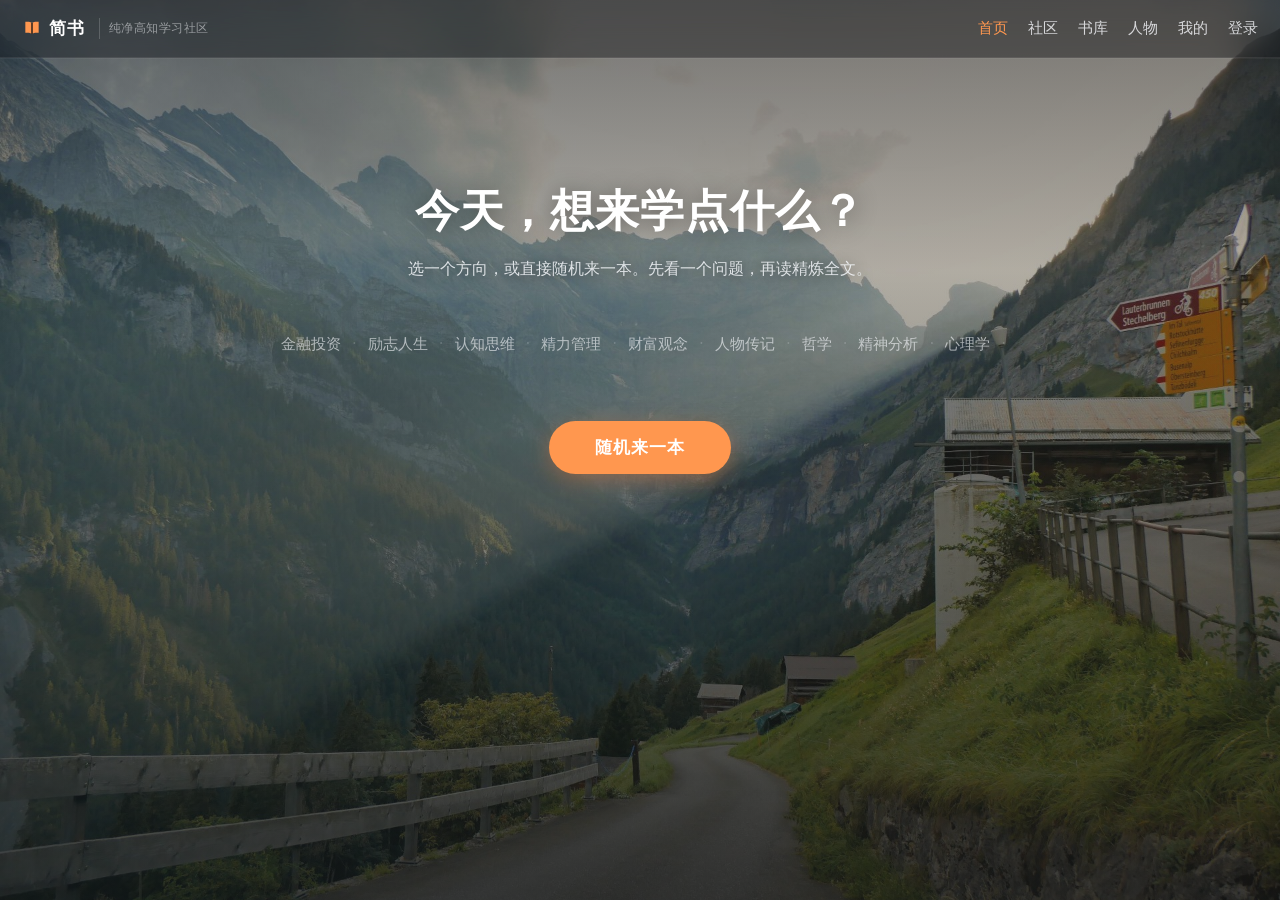
<file: index.html>
<!DOCTYPE html>
<html lang="zh-CN">
<head>
  <meta charset="UTF-8">
  <meta name="viewport" content="width=device-width, initial-scale=1.0, viewport-fit=cover">
  <title>简书 · 纯净高知学习社区</title>
  <link rel="stylesheet" href="assets/css/style.css">
  <style>
    /* ===================== 主页深色玻璃拟态主题（青柠起始页风格） =====================
       仅作用于 .page-home.theme-dawn，不影响书库/人物/我的/登录等浅色页面 */
    .page-home.theme-dawn {
      --bg: #0f1216;
      --bg-soft: rgba(255,255,255,0.06);
      --card: rgba(255,255,255,0.08);
      --card-solid: rgba(28,32,38,0.72);
      --border: rgba(255,255,255,0.14);
      --border-soft: rgba(255,255,255,0.09);
      --text: #f5f7fa;
      --text-soft: rgba(245,247,250,0.82);
      --text-mute: rgba(245,247,250,0.55);
      --primary: #ff974f;          /* 青柠橙 */
      --primary-hover: #ff7a2f;
      --primary-soft: rgba(255,151,79,0.16);
      --accent: #337bf7;           /* 青柠蓝 */
      --shadow: 0 8px 40px rgba(0,0,0,0.35);
      --shadow-md: 0 12px 48px rgba(0,0,0,0.4);
      --shadow-lg: 0 24px 72px rgba(0,0,0,0.5);

      /* 背景图：山谷 + 深色遮罩 */
      background: linear-gradient(180deg, rgba(15,18,22,0.55) 0%, rgba(15,18,22,0.30) 30%, rgba(15,18,22,0.72) 100%),
                  linear-gradient(135deg, rgba(51,123,247,0.10), rgba(255,151,79,0.10)),
                  url("assets/img/hero-bg.jpg") center / cover no-repeat fixed,
                  #0f1216;
      background-blend-mode: normal;
    }

    /* 顶栏：毛玻璃 */
    .page-home.theme-dawn .topbar {
      background: rgba(15,18,22,0.42);
      backdrop-filter: blur(18px) saturate(160%);
      -webkit-backdrop-filter: blur(18px) saturate(160%);
      border-bottom: 1px solid rgba(255,255,255,0.08);
      box-shadow: 0 1px 0 rgba(255,255,255,0.04);
    }
    .page-home.theme-dawn .brand { color: #fff; }
    .page-home.theme-dawn .brand svg { color: var(--primary); }
    .page-home.theme-dawn .brand:hover { color: #fff; }
    .page-home.theme-dawn .nav-links a { color: var(--text-soft); }
    .page-home.theme-dawn .nav-links a.active,
    .page-home.theme-dawn .nav-links a:hover { color: var(--primary); }

    /* Hero：白字 */
    .page-home.theme-dawn .picker-main {
      max-width: 860px;
      padding-top: clamp(72px, 14vh, 140px);
    }
    .page-home.theme-dawn .picker-title {
      color: #fff;
      text-shadow: 0 2px 24px rgba(0,0,0,0.45);
    }
    .page-home.theme-dawn .picker-sub { color: rgba(245,247,250,0.85); text-shadow: 0 1px 14px rgba(0,0,0,0.5); }

    /* 类目：纯文字 */
    .page-home.theme-dawn .cat-link { color: rgba(245,247,250,0.62); }
    .page-home.theme-dawn .cat-link:hover { color: var(--primary); }
    .page-home.theme-dawn .cat-sep { color: rgba(245,247,250,0.45); }

    /* 主按钮 */
    .page-home.theme-dawn .pick-btn {
      background: var(--primary);
      box-shadow: 0 6px 22px rgba(255,120,47,0.35);
    }
    .page-home.theme-dawn .pick-btn:hover {
      background: var(--primary-hover);
      box-shadow: 0 10px 30px rgba(255,120,47,0.45);
    }
    .page-home.theme-dawn .picker-status { color: rgba(245,247,250,0.75); text-shadow: 0 1px 12px rgba(0,0,0,0.5); }
  </style>
</head>
<body class="page-home theme-dawn">
  <nav class="topbar">
    <a href="index.html" class="brand"><svg class="brand-mark" viewBox="0 0 24 24" aria-hidden="true"><path d="M12 6c-1.9-1.4-4.3-1.8-8-1.4v13.2c3.7-.4 6.1 0 8 1.4 1.9-1.4 4.3-1.8 8-1.4V4.6c-3.7-.4-6.1 0-8 1.4z" fill="currentColor"/><path d="M12 6v13.2" stroke="var(--bg)" stroke-width="1.6"/></svg>简书<span class="brand-tag">纯净高知学习社区</span></a>
    <div class="nav-links">
      <a href="index.html" class="active">首页</a>
      <a href="community.html">社区</a>
      <a href="library.html">书库</a>
      <a href="people.html">人物</a>
      <a href="my.html">我的</a>
      <a href="login.html" id="nav-auth">登录</a>
    </div>
  </nav>

  <main class="picker-main">
    <div class="hero">
      <h1 class="picker-title">今天，想来学点什么？</h1>
      <p class="picker-sub">选一个方向，或直接随机来一本。先看一个问题，再读精炼全文。</p>
    </div>

    <div id="cat-chips" class="cat-chips" role="list" aria-label="类别"></div>

    <button id="pick-btn" class="pick-btn">随机来一本</button>

    <p id="picker-status" class="picker-status" aria-live="polite"></p>
  </main>

  <script src="assets/js/supabase-config.js"></script>
  <script src="assets/vendor/supabase.min.js"></script>
  <script src="assets/js/auth.js"></script>
  <script src="assets/js/icons.js"></script>
<script src="assets/js/data.js"></script>
    <script src="assets/js/reads.js"></script>
  <script src="assets/js/picker.js"></script>
  <script>
    window.Auth?.onChange((user) => {
      const link = document.getElementById("nav-auth");
      if (!link) return;
      if (user) {
        link.textContent = (user.email || "").split("@")[0] || "已登录";
        link.href = "my.html";
      } else {
        link.textContent = "登录";
        link.href = "login.html";
      }
    });
  </script>
</body>
</html>
</file>
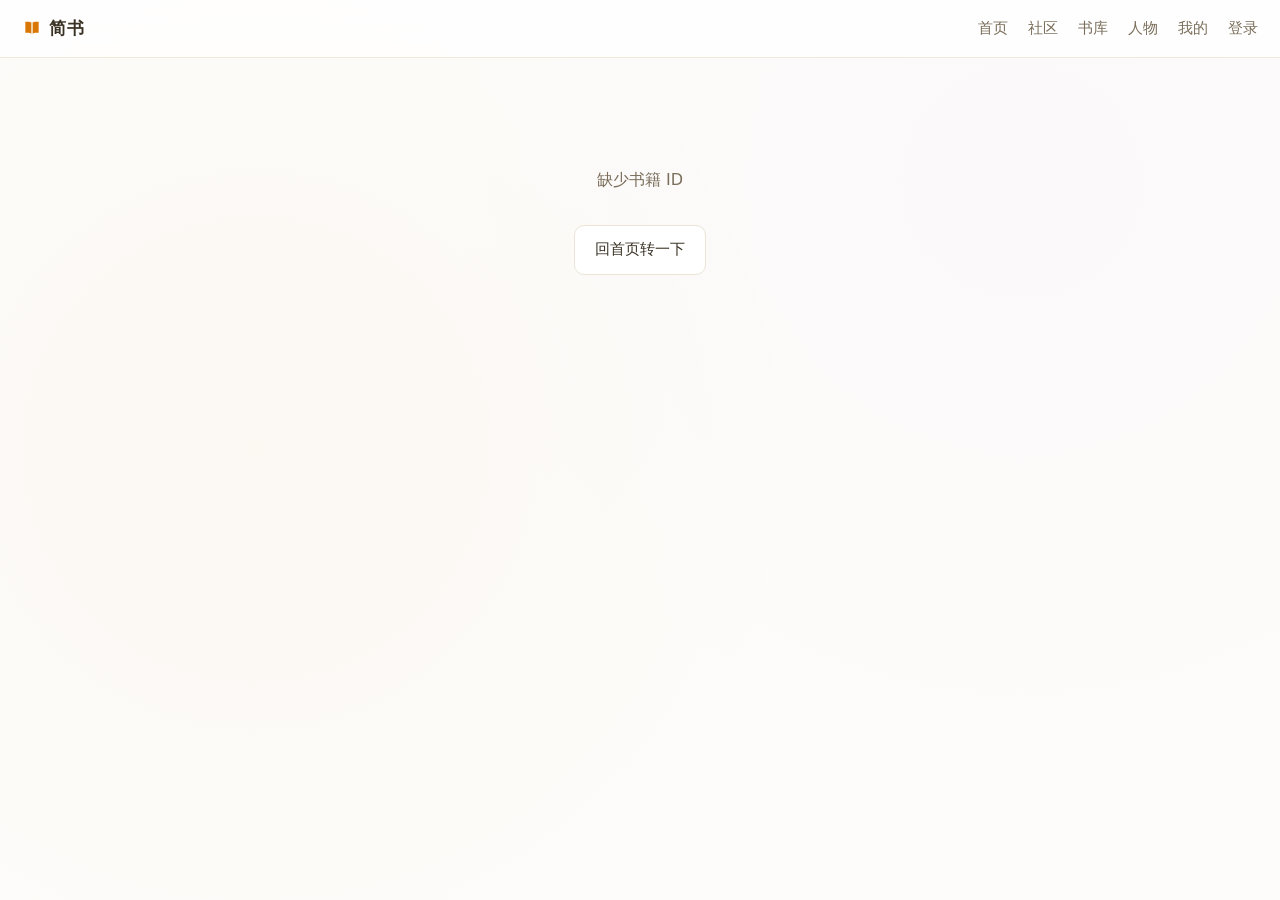
<file: book.html>
<!DOCTYPE html>
<html lang="zh-CN">
<head>
  <meta charset="UTF-8">
  <meta name="viewport" content="width=device-width, initial-scale=1.0, viewport-fit=cover">
  <title>精读一本书 · 简书</title>
  <link rel="stylesheet" href="assets/css/style.css">
</head>
<body class="page-book">
  <div id="reading-progress"></div>

  <nav class="topbar">
    <a href="index.html" class="brand"><svg class="brand-mark" viewBox="0 0 24 24" aria-hidden="true"><path d="M12 6c-1.9-1.4-4.3-1.8-8-1.4v13.2c3.7-.4 6.1 0 8 1.4 1.9-1.4 4.3-1.8 8-1.4V4.6c-3.7-.4-6.1 0-8 1.4z" fill="currentColor"/><path d="M12 6v13.2" stroke="var(--bg)" stroke-width="1.6"/></svg>简书</a>
    <div class="nav-links">
      <a href="index.html">首页</a>
      <a href="community.html">社区</a>
      <a href="library.html">书库</a>
      <a href="people.html">人物</a>
      <a href="my.html">我的</a>
      <a href="login.html" id="nav-auth">登录</a>
    </div>
  </nav>

  <main id="book-main" class="book-main">
    <p class="loading">加载中……</p>
  </main>

  <div id="reflect-mount" class="book-main reflect-mount"></div>

  <script src="assets/js/supabase-config.js"></script>
  <script src="assets/vendor/supabase.min.js"></script>
  <script src="assets/vendor/marked.min.js"></script>
  <script src="assets/js/auth.js"></script>
  <script src="assets/js/icons.js"></script>
<script src="assets/js/data.js"></script>
  <script src="assets/js/distilled-data.js"></script>
  <script src="assets/js/reads.js"></script>
  <script src="assets/js/cover.js"></script>
  <script src="assets/js/reflections.js"></script>
  <script src="assets/js/book.js"></script>
  <script src="assets/js/book-reflect.js"></script>
  <script>
    window.Auth?.onChange((user) => {
      const link = document.getElementById("nav-auth");
      if (!link) return;
      if (user) {
        link.textContent = (user.email || "").split("@")[0] || "已登录";
        link.href = "my.html";
      } else {
        link.textContent = "登录";
        link.href = "login.html";
      }
    });
  </script>
</body>
</html>
</file>
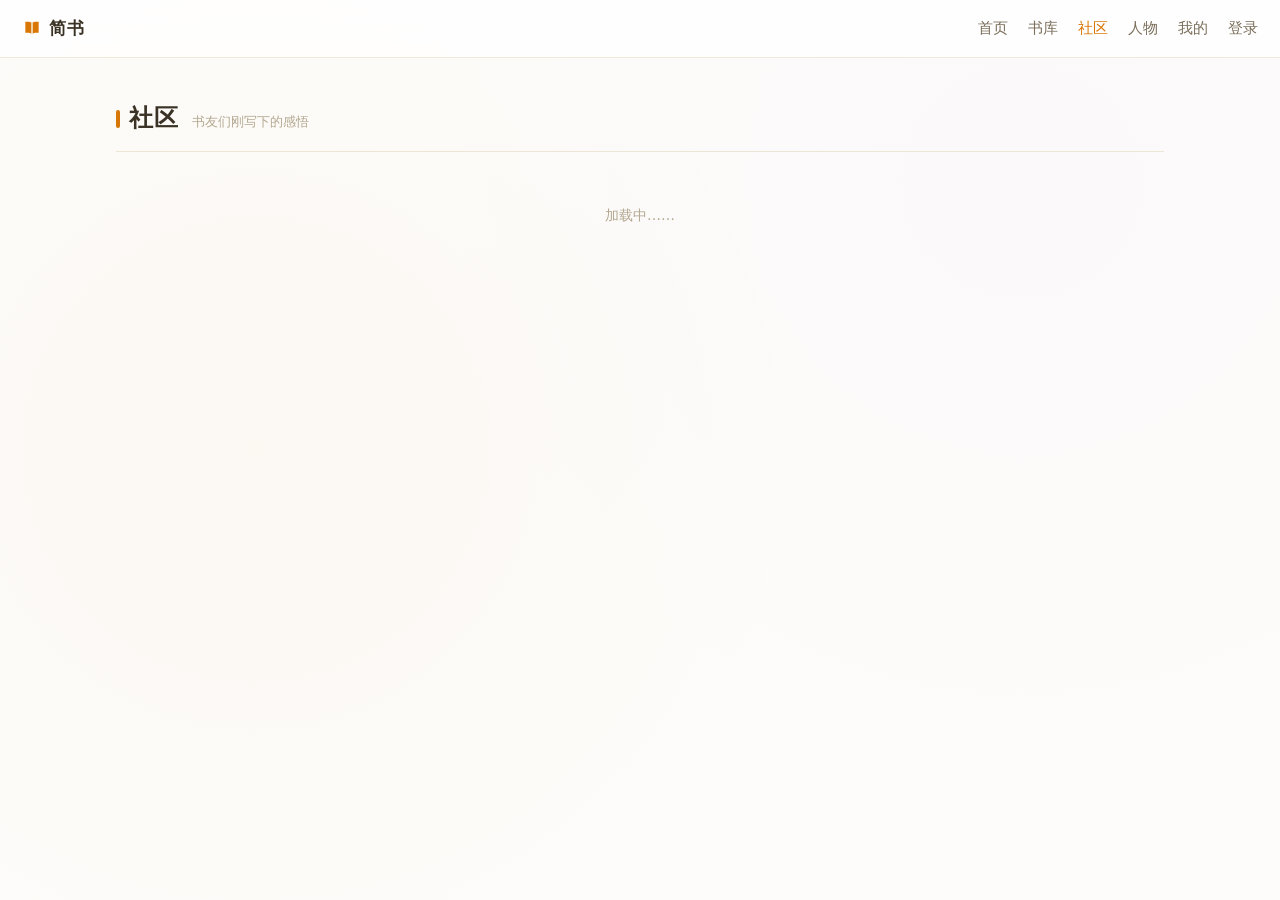
<file: community.html>
<!DOCTYPE html>
<html lang="zh-CN">
<head>
  <meta charset="UTF-8">
  <meta name="viewport" content="width=device-width, initial-scale=1.0, viewport-fit=cover">
  <title>社区 · 简书</title>
  <link rel="stylesheet" href="assets/css/style.css">
</head>
<body class="page-community">
  <nav class="topbar">
    <a href="index.html" class="brand"><svg class="brand-mark" viewBox="0 0 24 24" aria-hidden="true"><path d="M12 6c-1.9-1.4-4.3-1.8-8-1.4v13.2c3.7-.4 6.1 0 8 1.4 1.9-1.4 4.3-1.8 8-1.4V4.6c-3.7-.4-6.1 0-8 1.4z" fill="currentColor"/><path d="M12 6v13.2" stroke="var(--bg)" stroke-width="1.6"/></svg>简书</a>
    <div class="nav-links">
      <a href="index.html">首页</a>
      <a href="library.html">书库</a>
      <a href="community.html" class="active">社区</a>
      <a href="people.html">人物</a>
      <a href="my.html">我的</a>
      <a href="login.html" id="nav-auth">登录</a>
    </div>
  </nav>

  <main class="community-page">
    <div class="community-head">
      <h1 class="community-title" id="community-title">社区</h1>
      <p class="community-sub">书友们刚写下的感悟</p>
    </div>
    <p class="community-hint hidden" id="community-hint">
      当前是本机模式：这里只显示你自己在这台设备上发布的内容。
      按 README 接入 Supabase 后，所有人发的都会出现在这里。
    </p>
    <div class="community-grid" id="community-grid"></div>
    <button type="button" class="btn btn-ghost btn-sm hidden" id="community-more">加载更多</button>
  </main>

  <script src="assets/js/supabase-config.js"></script>
  <script src="assets/vendor/supabase.min.js"></script>
  <script src="assets/js/auth.js"></script>
  <script src="assets/js/icons.js"></script>
  <script src="assets/js/data.js"></script>
    <script src="assets/js/reads.js"></script>
  <script src="assets/js/reflections.js"></script>
  <script src="assets/js/community.js"></script>
  <script>
    window.Auth?.onChange((user) => {
      const link = document.getElementById("nav-auth");
      if (!link) return;
      if (user) {
        link.textContent = (user.email || "").split("@")[0] || "已登录";
        link.href = "my.html";
      } else {
        link.textContent = "登录";
        link.href = "login.html";
      }
    });
  </script>
</body>
</html>
</file>
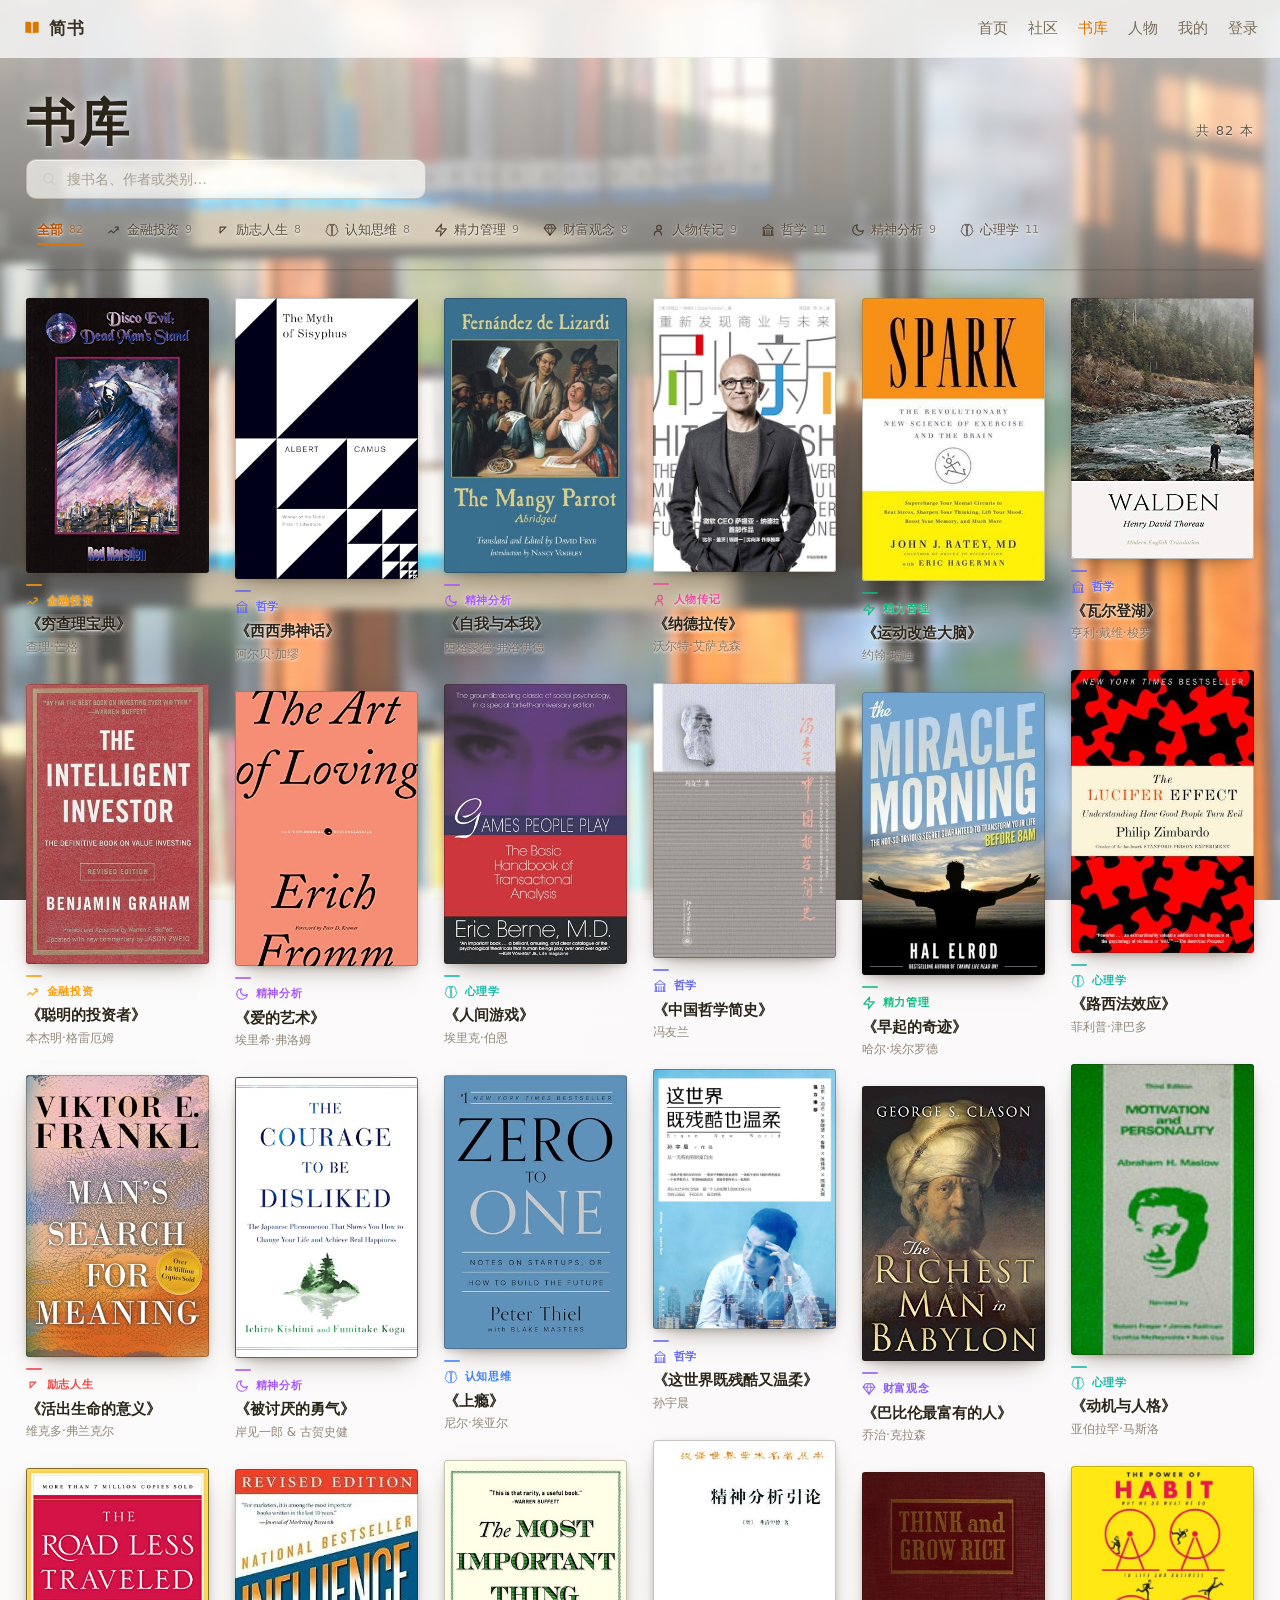
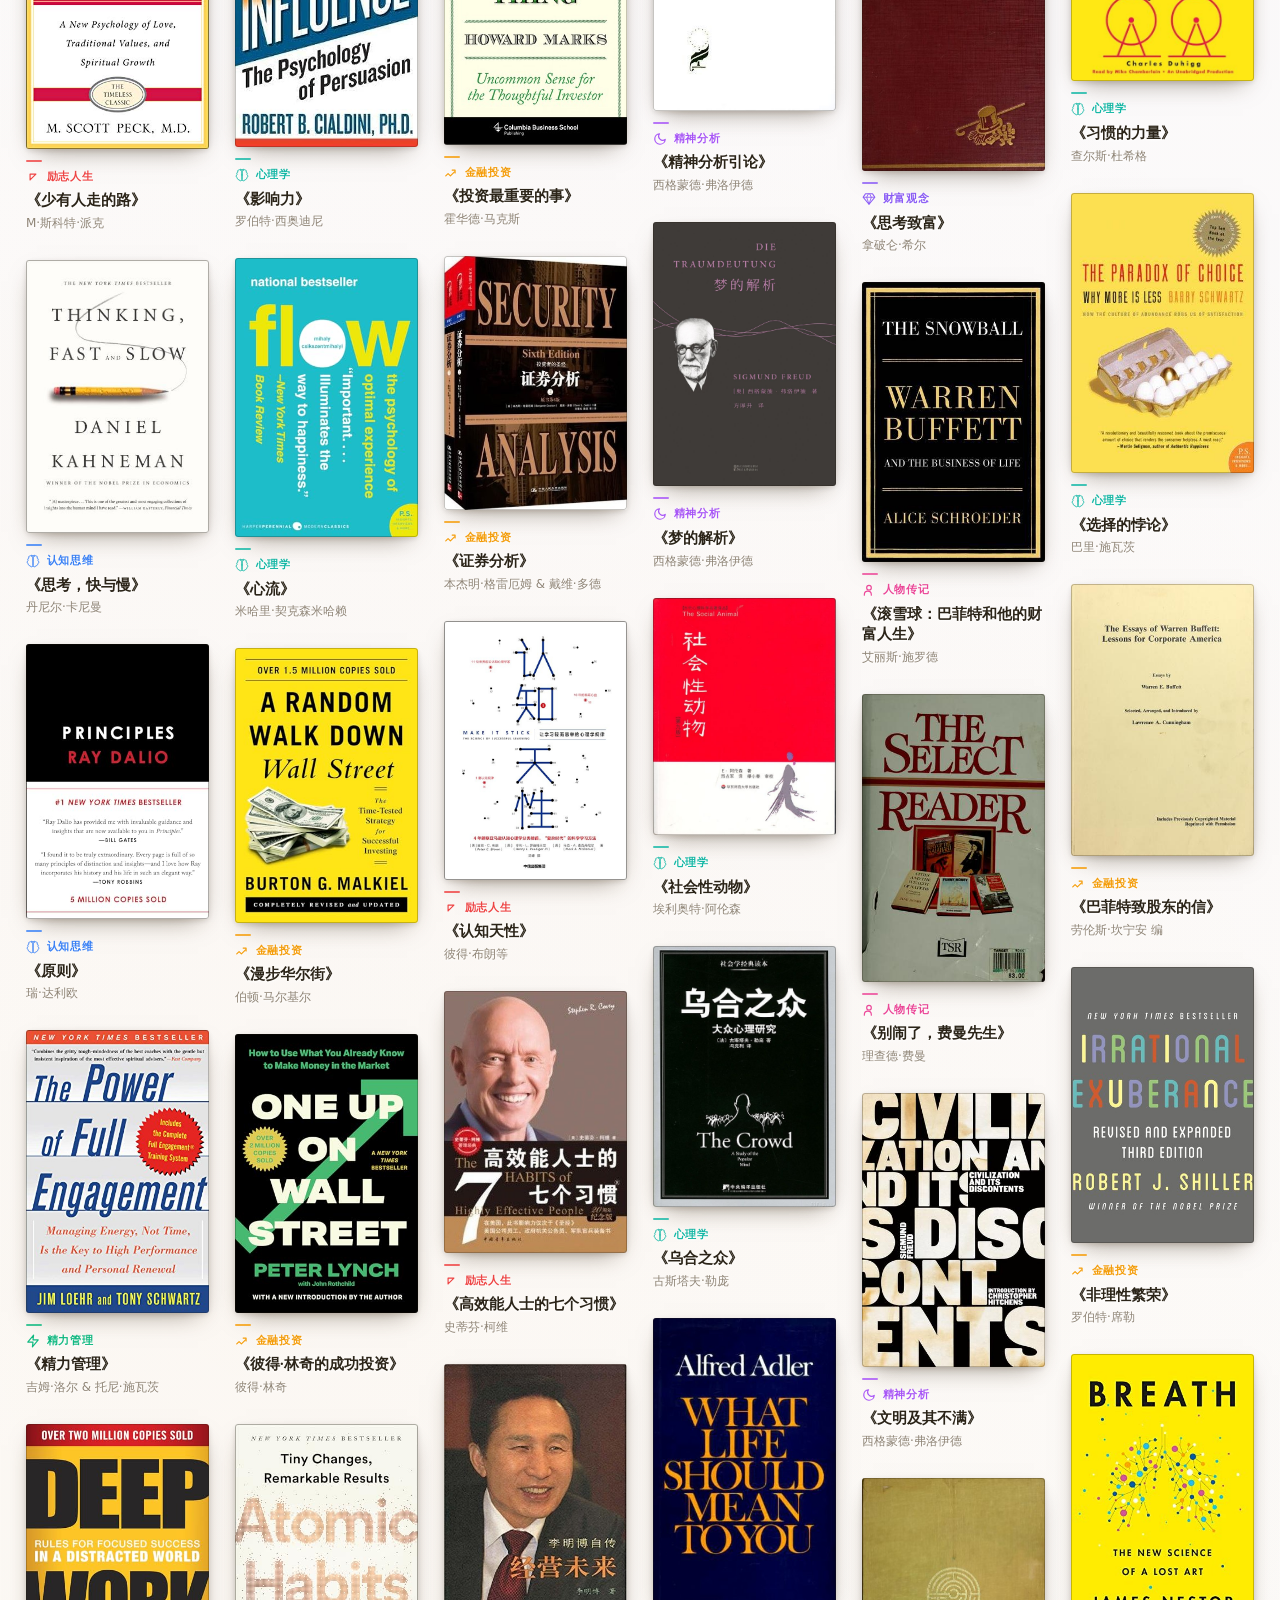
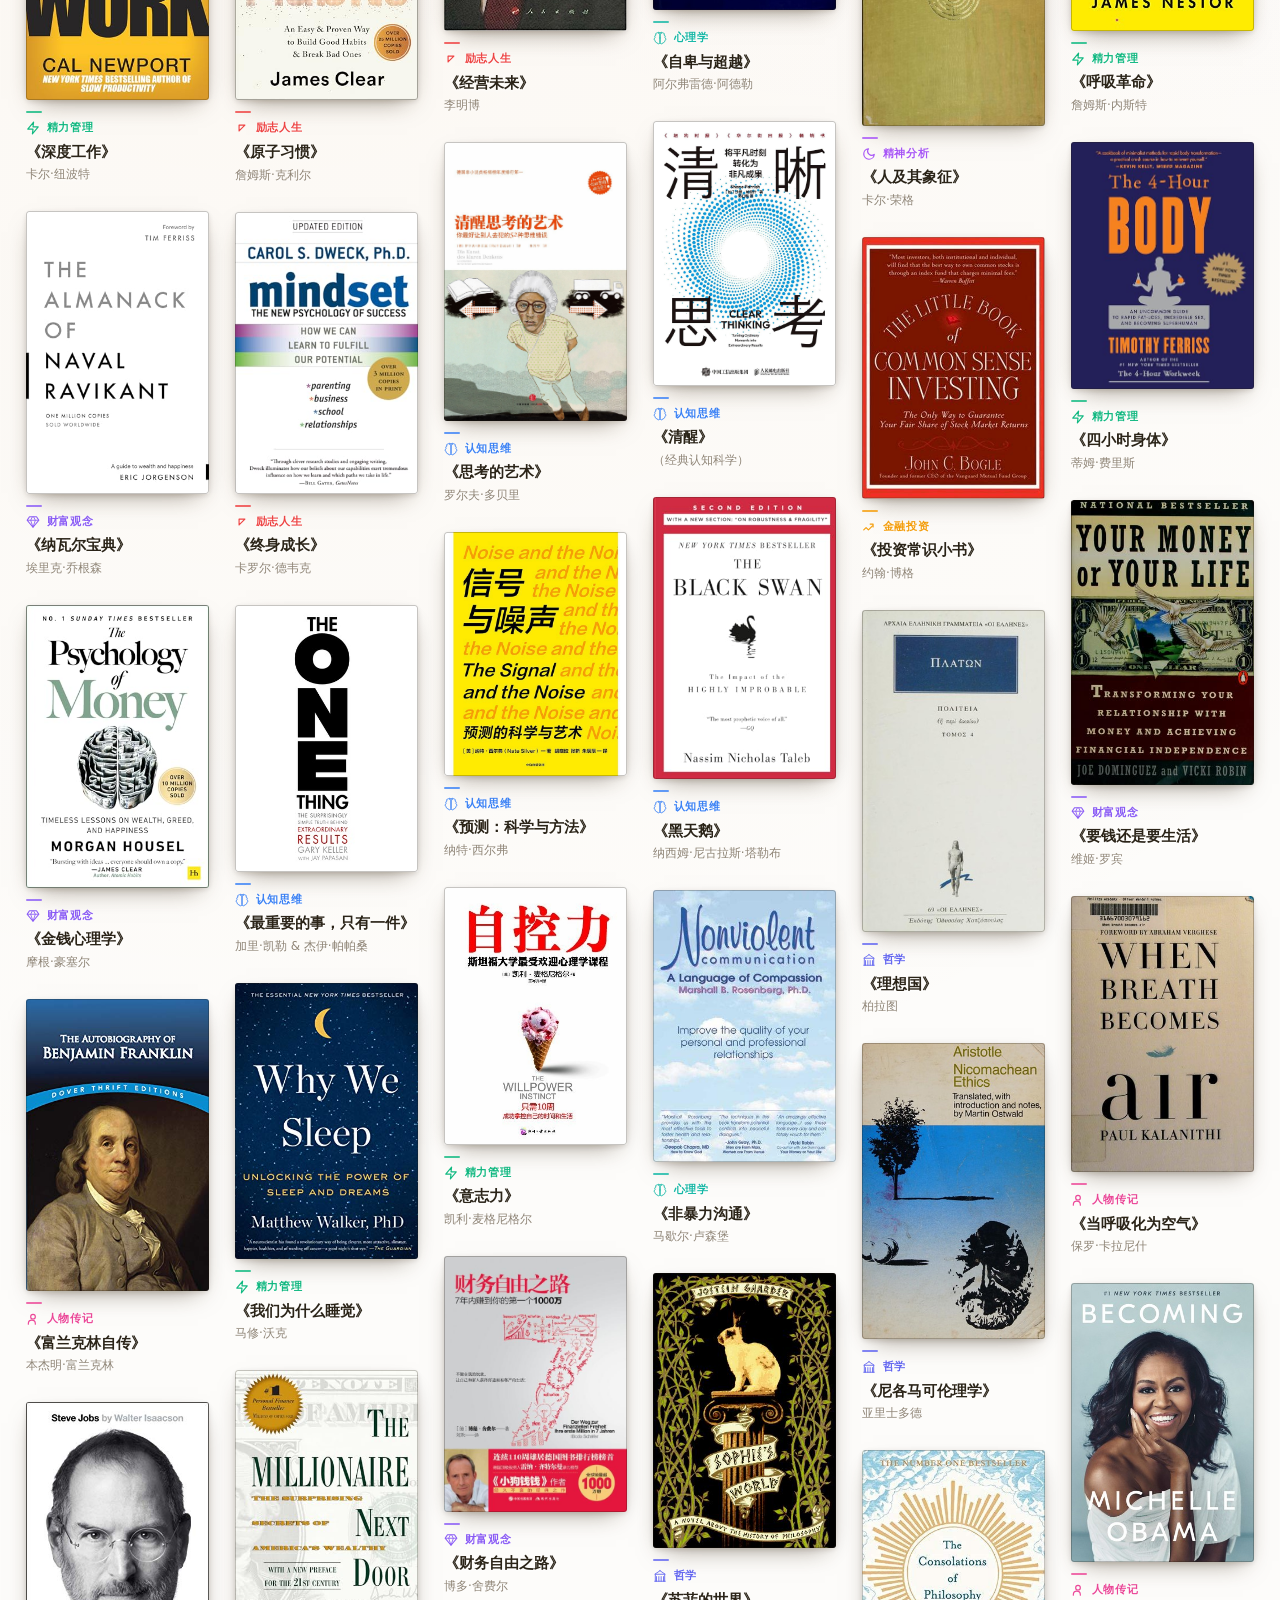
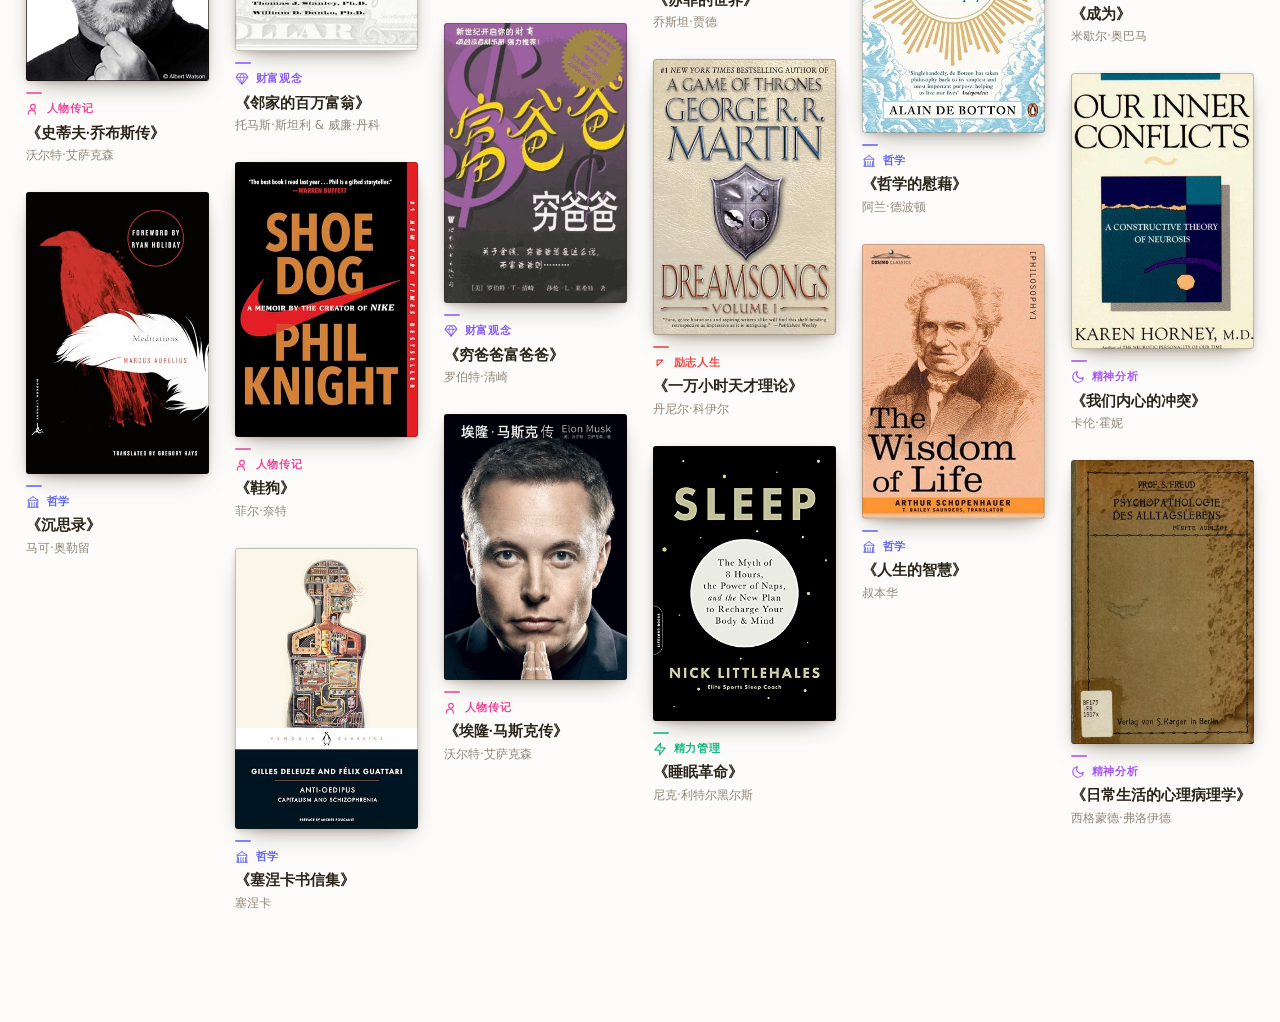
<file: library.html>
<!DOCTYPE html>
<html lang="zh-CN">
<head>
  <meta charset="UTF-8">
  <meta name="viewport" content="width=device-width, initial-scale=1.0, viewport-fit=cover">
  <title>书库 · 简书</title>
  <link rel="stylesheet" href="assets/css/style.css">
</head>
<body class="page-library">
  <nav class="topbar">
    <a href="index.html" class="brand"><svg class="brand-mark" viewBox="0 0 24 24" aria-hidden="true"><path d="M12 6c-1.9-1.4-4.3-1.8-8-1.4v13.2c3.7-.4 6.1 0 8 1.4 1.9-1.4 4.3-1.8 8-1.4V4.6c-3.7-.4-6.1 0-8 1.4z" fill="currentColor"/><path d="M12 6v13.2" stroke="var(--bg)" stroke-width="1.6"/></svg>简书</a>
    <div class="nav-links">
      <a href="index.html">首页</a>
      <a href="community.html">社区</a>
      <a href="library.html" class="active">书库</a>
      <a href="people.html">人物</a>
      <a href="my.html">我的</a>
      <a href="login.html" id="nav-auth">登录</a>
    </div>
  </nav>

  <div class="library-bg" aria-hidden="true"></div>

  <main class="library-main">
    <header class="library-header">
      <h1>书库</h1>
      <p class="library-sub" id="library-count">共 0 本</p>
      <div class="library-controls">
        <label class="search-wrap">
          <svg class="search-ico" viewBox="0 0 24 24" aria-hidden="true" width="16" height="16"><circle cx="11" cy="11" r="7" fill="none" stroke="currentColor" stroke-width="1.8"/><path d="M16.5 16.5l4 4" stroke="currentColor" stroke-width="1.8" stroke-linecap="round"/></svg>
          <input id="search-input" type="search" class="search-input"
                 placeholder="搜书名、作者或类别…" autocomplete="off">
        </label>
        <div id="cat-filter" class="cat-filter" role="tablist"></div>
      </div>
    </header>

    <section id="library-grid" class="library-grid"></section>
    <p id="library-empty" class="library-empty hidden">没有匹配的书。</p>
  </main>

  <script src="assets/js/supabase-config.js"></script>
  <script src="assets/vendor/supabase.min.js"></script>
  <script src="assets/js/auth.js"></script>
  <script src="assets/js/icons.js"></script>
<script src="assets/js/data.js"></script>
    <script src="assets/js/reads.js"></script>
  <script src="assets/js/cover.js"></script>
  <script src="assets/js/library.js"></script>
  <script>
    window.Auth?.onChange((user) => {
      const link = document.getElementById("nav-auth");
      if (!link) return;
      if (user) {
        link.textContent = (user.email || "").split("@")[0] || "已登录";
        link.href = "my.html";
      } else {
        link.textContent = "登录";
        link.href = "login.html";
      }
    });
  </script>
</body>
</html>
</file>
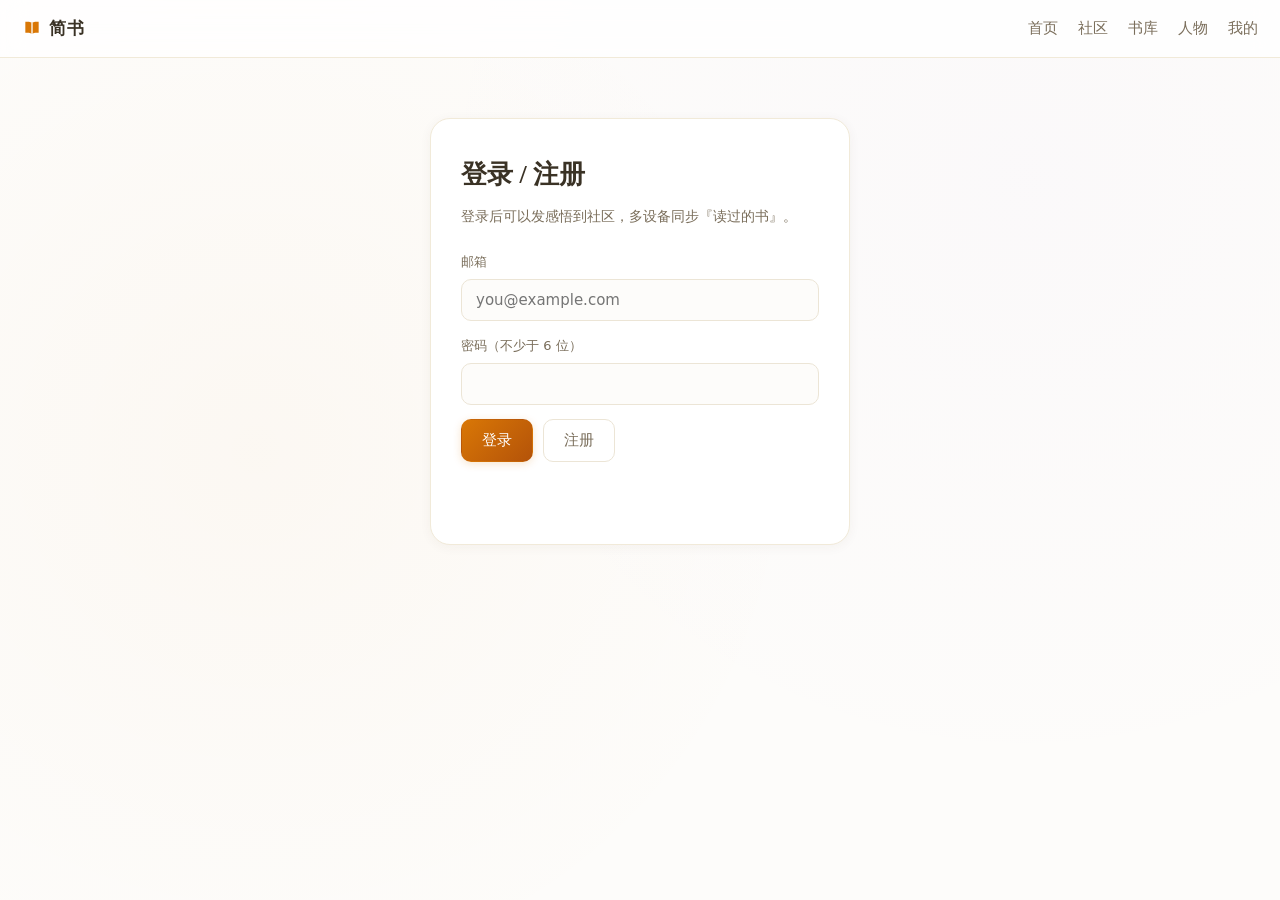
<file: login.html>
<!DOCTYPE html>
<html lang="zh-CN">
<head>
  <meta charset="UTF-8">
  <meta name="viewport" content="width=device-width, initial-scale=1.0, viewport-fit=cover">
  <title>登录 · 简书</title>
  <link rel="stylesheet" href="assets/css/style.css">
</head>
<body class="page-login">
  <nav class="topbar">
    <a href="index.html" class="brand"><svg class="brand-mark" viewBox="0 0 24 24" aria-hidden="true"><path d="M12 6c-1.9-1.4-4.3-1.8-8-1.4v13.2c3.7-.4 6.1 0 8 1.4 1.9-1.4 4.3-1.8 8-1.4V4.6c-3.7-.4-6.1 0-8 1.4z" fill="currentColor"/><path d="M12 6v13.2" stroke="var(--bg)" stroke-width="1.6"/></svg>简书</a>
    <div class="nav-links">
      <a href="index.html">首页</a>
      <a href="community.html">社区</a>
      <a href="library.html">书库</a>
      <a href="people.html">人物</a>
      <a href="my.html">我的</a>
    </div>
  </nav>

  <main class="login-main">
    <div class="login-card">
      <h1 id="login-title">登录 / 注册</h1>
      <p class="login-sub">登录后可以发感悟到社区，多设备同步『读过的书』。</p>

      <div id="login-warn" class="login-warn hidden">
        <b>社区账号服务还没接上</b>（Supabase 未配置），所以现在登录/注册不可用。<br>
        开通只要 3 步：① supabase.com 注册免费项目 ② 把 <code>supabase-schema.sql</code> 粘进 SQL Editor 运行
        ③ 把 URL 和 anon key 填进 <code>assets/js/supabase-config.js</code>。
        详细步骤见 <a href="README.md" target="_blank">README</a>。
      </div>

      <form id="login-form">
        <label>
          <span>邮箱</span>
          <input type="email" name="email" required autocomplete="email" placeholder="you@example.com">
        </label>
        <label>
          <span>密码（不少于 6 位）</span>
          <input type="password" name="password" minlength="6" required autocomplete="current-password">
        </label>

        <div class="btn-row">
          <button type="submit" class="btn btn-primary" data-action="signin">登录</button>
          <button type="submit" class="btn btn-ghost" data-action="signup">注册</button>
        </div>
      </form>

      <p id="login-msg" class="login-msg"></p>
    </div>
  </main>

  <script src="assets/js/supabase-config.js"></script>
  <script src="assets/vendor/supabase.min.js"></script>
  <script src="assets/js/auth.js"></script>
  <script src="assets/js/icons.js"></script>
  <script src="assets/js/data.js"></script>
  <script src="assets/js/reads.js"></script>
  <script src="assets/js/reflections.js"></script>
  <script>
    const form = document.getElementById("login-form");
    const msg = document.getElementById("login-msg");
    const warn = document.getElementById("login-warn");
    const title = document.getElementById("login-title");

    if (!Auth.isReady()) {
      warn.classList.remove("hidden");
      form.querySelectorAll("button").forEach((b) => (b.disabled = true));
    }

    Auth.onChange((user) => {
      if (user) {
        title.textContent = "已登录";
        msg.innerHTML = `已登录：<b>${user.email}</b> · <a href="community.html">去社区</a> · <a href="my.html">去我的</a> · <button id="lo" class="btn btn-ghost btn-sm">退出</button>`;
        form.style.display = "none";
        document.getElementById("lo").onclick = async () => {
          await Auth.signOut();
          location.reload();
        };
      }
    });

    // 拦截两个按钮
    let action = "signin";
    form.querySelectorAll("button[data-action]").forEach((b) => {
      b.addEventListener("click", () => (action = b.dataset.action));
    });

    function friendly(e) {
      const m = String(e.message || e);
      if (/Email not confirmed/i.test(m)) return "邮箱还没验证：请先去邮箱点一下验证链接，再回来登录。";
      if (/Invalid login credentials/i.test(m)) return "邮箱或密码不对。";
      if (/already registered/i.test(m)) return "这个邮箱已经注册过了，直接点「登录」。";
      if (/rate limit/i.test(m)) return "尝试太频繁了，等一两分钟再试。";
      if (/Password should be at least/i.test(m)) return "密码至少要 6 位。";
      return m;
    }

    async function syncAll() {
      const r = await Reads.syncLocalToCloud();
      let p = 0;
      try { p = (await Reflections.syncLocalToCloud()).pushed; } catch (e) { console.warn(e); }
      return { reads: r.pushed, reflections: p };
    }

    form.addEventListener("submit", async (ev) => {
      ev.preventDefault();
      msg.textContent = "";
      msg.className = "login-msg";
      const email = form.email.value.trim();
      const password = form.password.value;
      form.querySelectorAll("button").forEach((b) => (b.disabled = true));

      try {
        if (action === "signup") {
          const res = await Auth.signUp(email, password);
          if (res && res.session) {
            // 关闭了邮箱验证时会直接拿到会话
            msg.className = "login-msg ok";
            msg.textContent = "注册成功，正在合并本机内容…";
            const n = await syncAll();
            msg.textContent = "注册成功。" +
              (n.reads + n.reflections ? `已合并本机 ${n.reads} 条已读、${n.reflections} 条感悟。` : "");
            setTimeout(() => (location.href = "community.html"), 700);
          } else {
            msg.className = "login-msg ok";
            msg.textContent = "注册成功。请去邮箱点一下验证链接，再回来登录。";
          }
        } else {
          await Auth.signIn(email, password);
          msg.className = "login-msg ok";
          msg.textContent = "登录成功，正在合并本机内容…";
          const n = await syncAll();
          msg.textContent = "登录成功。" +
            (n.reads + n.reflections ? `已合并本机 ${n.reads} 条已读、${n.reflections} 条感悟。` : "");
          setTimeout(() => (location.href = "community.html"), 700);
        }
      } catch (e) {
        msg.className = "login-msg err";
        msg.textContent = "失败：" + friendly(e);
      } finally {
        form.querySelectorAll("button").forEach((b) => (b.disabled = false));
      }
    });
  </script>
</body>
</html>
</file>
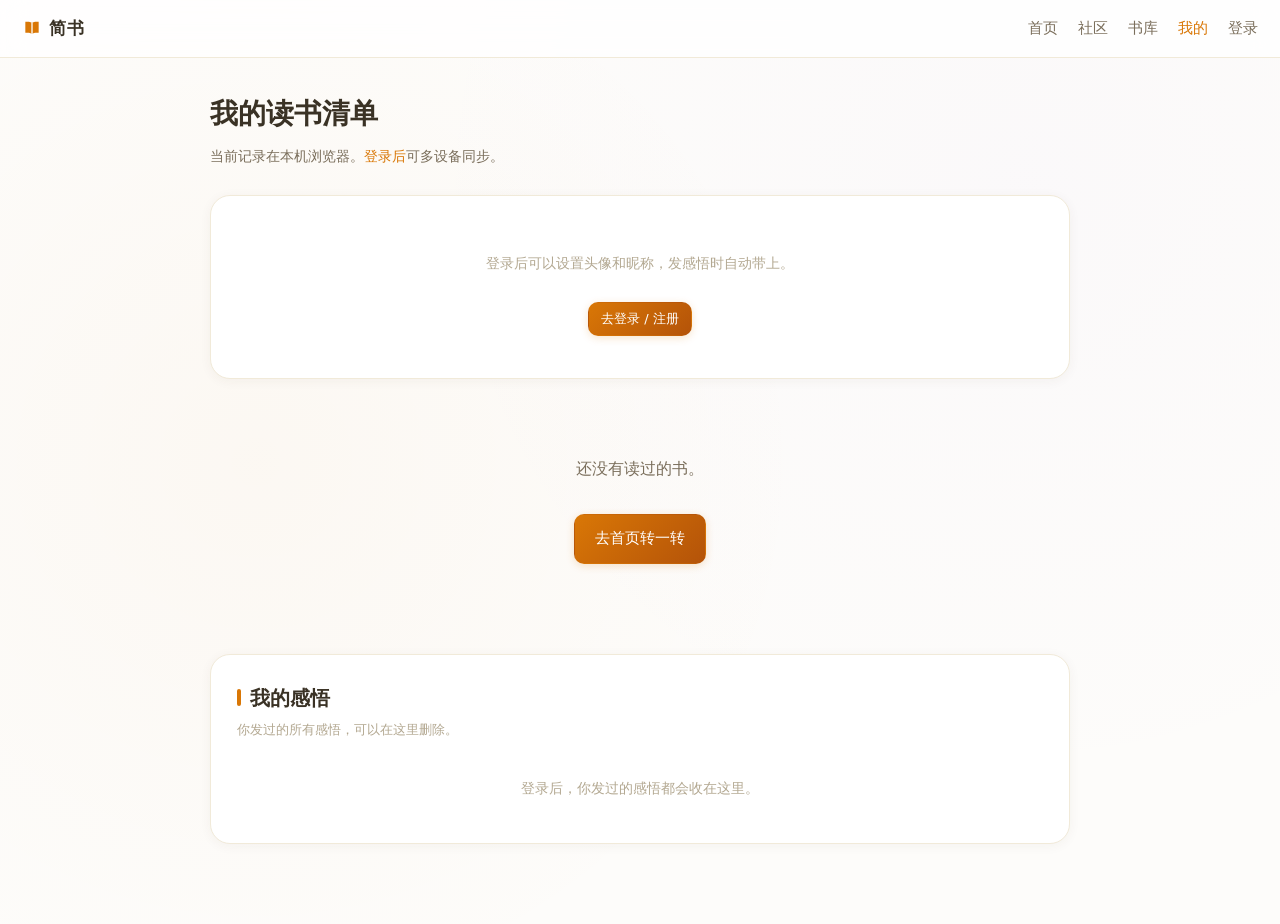
<file: my.html>
<!DOCTYPE html>
<html lang="zh-CN">
<head>
  <meta charset="UTF-8">
  <meta name="viewport" content="width=device-width, initial-scale=1.0, viewport-fit=cover">
  <title>我的阅读清单 · 简书</title>
  <link rel="stylesheet" href="assets/css/style.css">
</head>
<body class="page-my">
  <nav class="topbar">
    <a href="index.html" class="brand"><svg class="brand-mark" viewBox="0 0 24 24" aria-hidden="true"><path d="M12 6c-1.9-1.4-4.3-1.8-8-1.4v13.2c3.7-.4 6.1 0 8 1.4 1.9-1.4 4.3-1.8 8-1.4V4.6c-3.7-.4-6.1 0-8 1.4z" fill="currentColor"/><path d="M12 6v13.2" stroke="var(--bg)" stroke-width="1.6"/></svg>简书</a>
    <div class="nav-links">
      <a href="index.html">首页</a>
      <a href="community.html">社区</a>
      <a href="library.html">书库</a>
      <a href="my.html" class="active">我的</a>
      <a href="login.html" id="nav-auth">登录</a>
    </div>
  </nav>

  <main class="my-main">
    <section id="my-header" class="my-header">
      <p>加载中……</p>
    </section>
    <section id="profile-card" class="profile-card"></section>
    <section id="my-list" class="my-list"></section>
    <section class="mine-reflect-wrap">
      <h2 class="reflect-title">我的感悟</h2>
      <p class="reflect-sub">你发过的所有感悟，可以在这里删除。</p>
      <div id="mine-reflect" class="mine-reflect"></div>
    </section>
  </main>

  <script src="assets/js/supabase-config.js"></script>
  <script src="assets/vendor/supabase.min.js"></script>
  <script src="assets/js/auth.js"></script>
  <script src="assets/js/icons.js"></script>
<script src="assets/js/data.js"></script>
    <script src="assets/js/reads.js"></script>
  <script src="assets/js/reflections.js"></script>
  <script src="assets/js/cover.js"></script>
  <script src="assets/js/my.js"></script>
  <script src="assets/js/profile.js"></script>
  <script>
    window.Auth?.onChange((user) => {
      const link = document.getElementById("nav-auth");
      if (!link) return;
      if (user) {
        link.textContent = (user.email || "").split("@")[0] || "已登录";
        link.href = "my.html";
      } else {
        link.textContent = "登录";
        link.href = "login.html";
      }
    });
  </script>
</body>
</html>
</file>
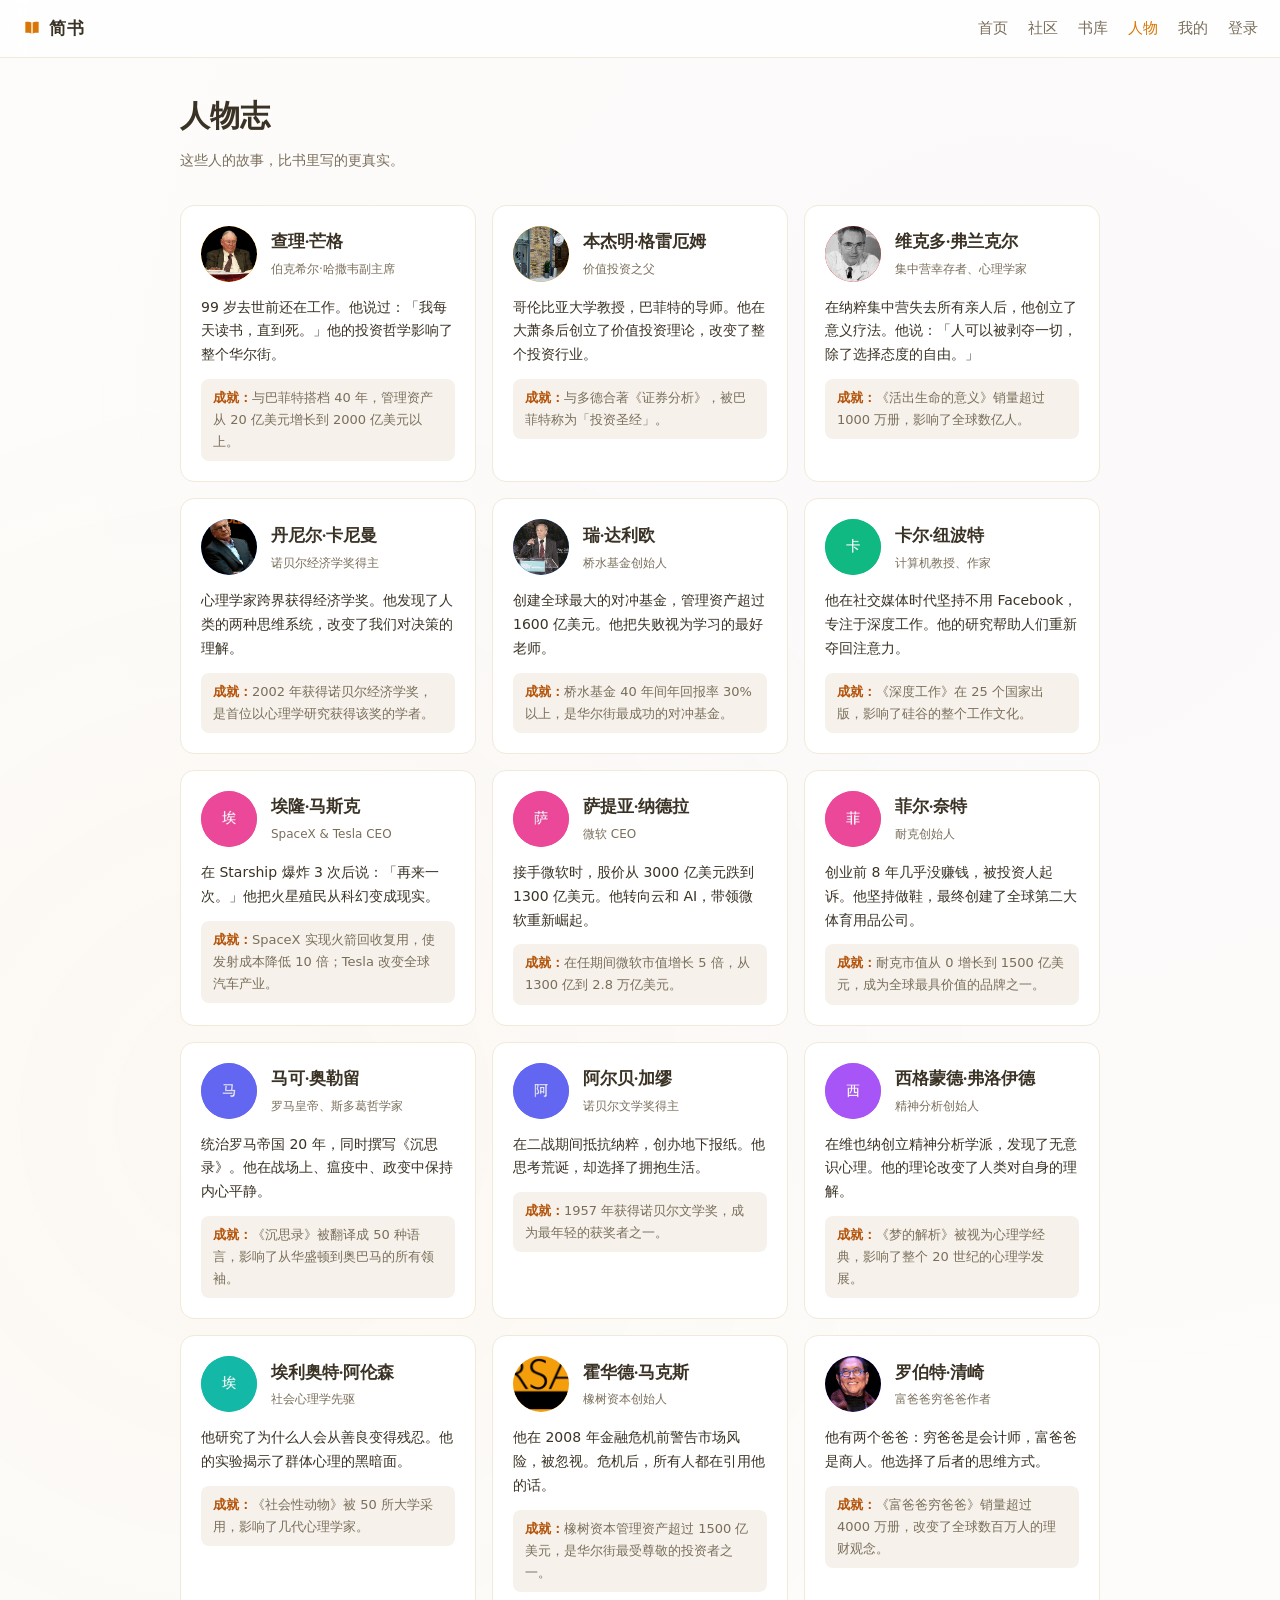
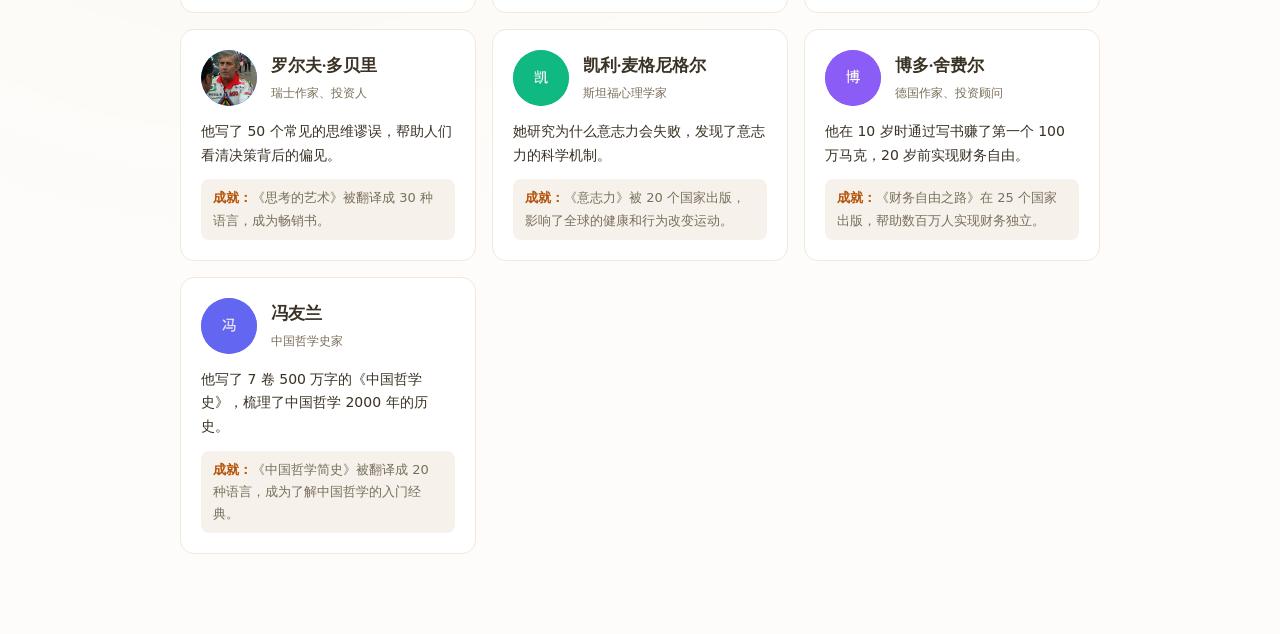
<file: people.html>
<!DOCTYPE html>
<html lang="zh-CN">
<head>
  <meta charset="UTF-8">
  <meta name="viewport" content="width=device-width, initial-scale=1.0, viewport-fit=cover">
  <meta name="robots" content="noindex">
  <title>人物志 · 简书</title>
  <link rel="stylesheet" href="assets/css/style.css">
  <style>
    .people-main { max-width: 960px; margin: 0 auto; padding: 32px 20px 80px; }
    .people-header { margin-bottom: 32px; }
    .people-header h1 { font-family: var(--font-serif); font-size: 30px; margin: 0 0 8px; }
    .people-sub { color: var(--text-soft); font-size: 14px; margin: 0; }
    .people-grid { display: grid; grid-template-columns: repeat(auto-fill, minmax(280px, 1fr)); gap: 16px; }
    .person-card { background: var(--card); border: 1px solid var(--border-soft); border-radius: var(--radius); padding: 20px; transition: all .18s ease; }
    .person-card:hover { transform: translateY(-2px); box-shadow: var(--shadow-md); }
    .person-top { display: flex; align-items: center; gap: 14px; margin-bottom: 14px; }
    .person-avatar { width: 56px; height: 56px; border-radius: 50%; display: flex; align-items: center; justify-content: center; font-family: var(--font-serif); font-size: 22px; color: #fff; font-weight: 700; flex-shrink: 0; overflow: hidden; }
    .person-avatar img { width: 100%; height: 100%; object-fit: cover; border-radius: 50%; }
    .person-name { font-family: var(--font-serif); font-size: 17px; font-weight: 600; margin: 0 0 2px; }
    .person-title { font-size: 12px; color: var(--text-soft); margin: 0; }
    .person-story { font-size: 14px; line-height: 1.7; color: var(--text); margin: 0 0 12px; }
    .person-achievement { font-size: 13px; color: var(--text-soft); padding: 8px 12px; background: var(--bg-soft); border-radius: 8px; margin: 0; }
    .person-achievement b { color: var(--primary-hover); }
  </style>
</head>
<body class="page-people">
  <nav class="topbar">
    <a href="index.html" class="brand"><svg class="brand-mark" viewBox="0 0 24 24" aria-hidden="true"><path d="M12 6c-1.9-1.4-4.3-1.8-8-1.4v13.2c3.7-.4 6.1 0 8 1.4 1.9-1.4 4.3-1.8 8-1.4V4.6c-3.7-.4-6.1 0-8 1.4z" fill="currentColor"/><path d="M12 6v13.2" stroke="var(--bg)" stroke-width="1.6"/></svg>简书</a>
    <div class="nav-links">
      <a href="index.html">首页</a>
      <a href="community.html">社区</a>
      <a href="library.html">书库</a>
      <a href="people.html" class="active">人物</a>
      <a href="my.html">我的</a>
      <a href="login.html" id="nav-auth">登录</a>
    </div>
  </nav>

  <main class="people-main">
    <header class="people-header">
      <h1>人物志</h1>
      <p class="people-sub">这些人的故事，比书里写的更真实。</p>
    </header>
    <div id="people-grid" class="people-grid"></div>
  </main>

  <script src="assets/js/supabase-config.js"></script>
  <script src="assets/vendor/supabase.min.js"></script>
  <script src="assets/js/auth.js"></script>
  <script src="assets/js/icons.js"></script>
  <script src="assets/js/data.js"></script>
    <script src="assets/js/reads.js"></script>
  <script src="assets/js/cover.js"></script>
  <script>
    // 人物数据
    const people = [
      { name: "查理·芒格", title: "伯克希尔·哈撒韦副主席", color: "#f59e0b", story: "99 岁去世前还在工作。他说过：「我每天读书，直到死。」他的投资哲学影响了整个华尔街。", achievement: "与巴菲特搭档 40 年，管理资产从 20 亿美元增长到 2000 亿美元以上。" },
      { name: "本杰明·格雷厄姆", title: "价值投资之父", color: "#f59e0b", story: "哥伦比亚大学教授，巴菲特的导师。他在大萧条后创立了价值投资理论，改变了整个投资行业。", achievement: "与多德合著《证券分析》，被巴菲特称为「投资圣经」。" },
      { name: "维克多·弗兰克尔", title: "集中营幸存者、心理学家", color: "#ef4444", story: "在纳粹集中营失去所有亲人后，他创立了意义疗法。他说：「人可以被剥夺一切，除了选择态度的自由。」", achievement: "《活出生命的意义》销量超过 1000 万册，影响了全球数亿人。" },
      { name: "丹尼尔·卡尼曼", title: "诺贝尔经济学奖得主", color: "#3b82f6", story: "心理学家跨界获得经济学奖。他发现了人类的两种思维系统，改变了我们对决策的理解。", achievement: "2002 年获得诺贝尔经济学奖，是首位以心理学研究获得该奖的学者。" },
      { name: "瑞·达利欧", title: "桥水基金创始人", color: "#3b82f6", story: "创建全球最大的对冲基金，管理资产超过 1600 亿美元。他把失败视为学习的最好老师。", achievement: "桥水基金 40 年间年回报率 30% 以上，是华尔街最成功的对冲基金。" },
      { name: "卡尔·纽波特", title: "计算机教授、作家", color: "#10b981", story: "他在社交媒体时代坚持不用 Facebook，专注于深度工作。他的研究帮助人们重新夺回注意力。", achievement: "《深度工作》在 25 个国家出版，影响了硅谷的整个工作文化。" },
      { name: "埃隆·马斯克", title: "SpaceX & Tesla CEO", color: "#ec4899", story: "在 Starship 爆炸 3 次后说：「再来一次。」他把火星殖民从科幻变成现实。", achievement: "SpaceX 实现火箭回收复用，使发射成本降低 10 倍；Tesla 改变全球汽车产业。" },
      { name: "萨提亚·纳德拉", title: "微软 CEO", color: "#ec4899", story: "接手微软时，股价从 3000 亿美元跌到 1300 亿美元。他转向云和 AI，带领微软重新崛起。", achievement: "在任期间微软市值增长 5 倍，从 1300 亿到 2.8 万亿美元。" },
      { name: "菲尔·奈特", title: "耐克创始人", color: "#ec4899", story: "创业前 8 年几乎没赚钱，被投资人起诉。他坚持做鞋，最终创建了全球第二大体育用品公司。", achievement: "耐克市值从 0 增长到 1500 亿美元，成为全球最具价值的品牌之一。" },
      { name: "马可·奥勒留", title: "罗马皇帝、斯多葛哲学家", color: "#6366f1", story: "统治罗马帝国 20 年，同时撰写《沉思录》。他在战场上、瘟疫中、政变中保持内心平静。", achievement: "《沉思录》被翻译成 50 种语言，影响了从华盛顿到奥巴马的所有领袖。" },
      { name: "阿尔贝·加缪", title: "诺贝尔文学奖得主", color: "#6366f1", story: "在二战期间抵抗纳粹，创办地下报纸。他思考荒诞，却选择了拥抱生活。", achievement: "1957 年获得诺贝尔文学奖，成为最年轻的获奖者之一。" },
      { name: "西格蒙德·弗洛伊德", title: "精神分析创始人", color: "#a855f7", story: "在维也纳创立精神分析学派，发现了无意识心理。他的理论改变了人类对自身的理解。", achievement: "《梦的解析》被视为心理学经典，影响了整个 20 世纪的心理学发展。" },
      { name: "埃利奥特·阿伦森", title: "社会心理学先驱", color: "#14b8a6", story: "他研究了为什么人会从善良变得残忍。他的实验揭示了群体心理的黑暗面。", achievement: "《社会性动物》被 50 所大学采用，影响了几代心理学家。" },
      { name: "霍华德·马克斯", title: "橡树资本创始人", color: "#f59e0b", story: "他在 2008 年金融危机前警告市场风险，被忽视。危机后，所有人都在引用他的话。", achievement: "橡树资本管理资产超过 1500 亿美元，是华尔街最受尊敬的投资者之一。" },
      { name: "罗伯特·清崎", title: "富爸爸穷爸爸作者", color: "#8b5cf6", story: "他有两个爸爸：穷爸爸是会计师，富爸爸是商人。他选择了后者的思维方式。", achievement: "《富爸爸穷爸爸》销量超过 4000 万册，改变了全球数百万人的理财观念。" },
      { name: "罗尔夫·多贝里", title: "瑞士作家、投资人", color: "#3b82f6", story: "他写了 50 个常见的思维谬误，帮助人们看清决策背后的偏见。", achievement: "《思考的艺术》被翻译成 30 种语言，成为畅销书。" },
      { name: "凯利·麦格尼格尔", title: "斯坦福心理学家", color: "#10b981", story: "她研究为什么意志力会失败，发现了意志力的科学机制。", achievement: "《意志力》被 20 个国家出版，影响了全球的健康和行为改变运动。" },
      { name: "博多·舍费尔", title: "德国作家、投资顾问", color: "#8b5cf6", story: "他在 10 岁时通过写书赚了第一个 100 万马克，20 岁前实现财务自由。", achievement: "《财务自由之路》在 25 个国家出版，帮助数百万人实现财务独立。" },
      { name: "冯友兰", title: "中国哲学史家", color: "#6366f1", story: "他写了 7 卷 500 万字的《中国哲学史》，梳理了中国哲学 2000 年的历史。", achievement: "《中国哲学简史》被翻译成 20 种语言，成为了解中国哲学的入门经典。" },
    ];

    const grid = document.getElementById("people-grid");
    // 人物照片映射
    const portraitMap = {
      "查理·芒格": "charlie-munger",
      "本杰明·格雷厄姆": "benjamin-graham",
      "维克多·弗兰克尔": "viktor-frankl",
      "丹尼尔·卡尼曼": "daniel-kahneman",
      "瑞·达利欧": "ray-dalio",
      "卡尔·纽波特": "cal-newport",
      "埃隆·马斯克": "elon-musk",
      "萨提亚·纳德拉": "satya-nadella",
      "菲尔·奈特": "phil-knight",
      "马可·奥勒留": "marcus-aurelius",
      "阿尔贝·加缪": "albert-camus",
      "西格蒙德·弗洛伊德": "sigmund-freud",
      "埃利奥特·阿伦森": "elliot-aronson",
      "霍华德·马克斯": "howard-marks",
      "罗伯特·清崎": "robert-kiyosaki",
      "罗尔夫·多贝里": "rolf-dobelli",
      "凯利·麦格尼格尔": "kelly-mcgonigal",
      "博多·舍费尔": "bodo-schaefer",
      "冯友兰": "feng-youlan",
    };

    grid.innerHTML = people.map(p => {
      const imgFile = portraitMap[p.name] || p.name.replace('·', '-').replace(/ /g, '_');
      return `
      <div class="person-card">
        <div class="person-top">
          <div class="person-avatar" style="background:${p.color}">
            <img src="assets/portraits/${imgFile}.jpg" alt="${p.name}" onerror="this.style.display='none';this.parentElement.textContent='${p.name[0]}'">
          </div>
          <div>
            <p class="person-name">${p.name}</p>
            <p class="person-title">${p.title}</p>
          </div>
        </div>
        <p class="person-story">${p.story}</p>
        <p class="person-achievement"><b>成就：</b>${p.achievement}</p>
      </div>
    `}).join("");

    // 登录状态
    window.Auth?.onChange((user) => {
      const link = document.getElementById("nav-auth");
      if (!link) return;
      if (user) {
        link.textContent = (user.email || "").split("@")[0] || "已登录";
        link.href = "my.html";
      } else {
        link.textContent = "登录";
        link.href = "login.html";
      }
    });
  </script>
</body>
</html>
</file>
<file: assets/css/style.css>
/* ============ 基础（浅色主题） ============ */
:root {
  --bg: #fdfcfa;
  --bg-soft: #f6f2eb;
  --card: #ffffff;
  --border: #ece5d6;
  --border-soft: #f1ead9;
  --text: #3a3225;
  --text-soft: #7a6e5b;
  --text-mute: #b3a891;
  --primary: #d97706;         /* 更亮的琥珀 */
  --primary-hover: #b45309;
  --primary-soft: #fef3e2;
  --link: #a855f7;
  --shadow: 0 2px 12px rgba(80, 60, 30, 0.05);
  --shadow-md: 0 4px 20px rgba(80, 60, 30, 0.07);
  --shadow-lg: 0 10px 32px rgba(80, 60, 30, 0.09);
  --radius: 14px;
  --radius-lg: 20px;
  --font-sans: "PingFang SC", "Microsoft YaHei", "Segoe UI", system-ui, -apple-system, sans-serif;
  --font-serif: "Songti SC", "STZhongsong", "SimSun", Georgia, "Times New Roman", serif;
}

* { box-sizing: border-box; }

::selection { background: var(--primary-soft); color: var(--primary-hover); }

html, body {
  margin: 0;
  padding: 0;
  background: var(--bg);
  background-image: radial-gradient(circle at 20% 50%, rgba(217,119,6,0.03) 0%, transparent 50%),
                    radial-gradient(circle at 80% 20%, rgba(139,92,246,0.02) 0%, transparent 50%);
  color: var(--text);
  font-family: var(--font-sans);
  line-height: 1.7;
  -webkit-font-smoothing: antialiased;
  -moz-osx-font-smoothing: grayscale;
  min-height: 100vh;
}

a {
  color: var(--primary);
  text-decoration: none;
  transition: color .15s;
}
a:hover { color: var(--primary-hover); }

button {
  font-family: inherit;
  cursor: pointer;
  border: none;
  background: none;
}

/* ============ 顶栏 ============ */
.topbar {
  display: flex;
  align-items: center;
  justify-content: space-between;
  padding: 14px 22px;
  background: rgba(255,255,255,0.72);
  backdrop-filter: blur(12px);
  -webkit-backdrop-filter: blur(12px);
  border-bottom: 1px solid var(--border-soft);
  position: sticky;
  top: 0;
  z-index: 50;
}
.brand {
  display: inline-flex;
  align-items: center;
  gap: 7px;
  font-weight: 700;
  color: var(--text);
  font-size: 17px;
  letter-spacing: 0.5px;
}
.brand-mark { width: 20px; height: 20px; color: var(--primary); flex-shrink: 0; }
.brand:hover { color: var(--text); }
.brand:hover .brand-mark { color: var(--primary-hover); }
.nav-links {
  display: flex;
  gap: 20px;
}
.nav-links a {
  color: var(--text-soft);
  font-size: 15px;
  font-weight: 500;
}
.nav-links a.active,
.nav-links a:hover { color: var(--primary); }

/* ============ 按钮 ============ */
.btn {
  display: inline-flex;
  align-items: center;
  justify-content: center;
  gap: 6px;
  padding: 11px 20px;
  border-radius: 10px;
  border: 1px solid var(--border);
  background: var(--card);
  color: var(--text);
  font-size: 15px;
  font-weight: 500;
  text-decoration: none;
  transition: all .18s ease;
}
.btn:hover { transform: translateY(-1px); box-shadow: var(--shadow-md); }
.btn:disabled { opacity: .55; cursor: not-allowed; transform: none; box-shadow: none; }

.btn-primary {
  background: linear-gradient(135deg, var(--primary), var(--primary-hover));
  color: #fff;
  border-color: transparent;
  box-shadow: 0 2px 8px rgba(217, 119, 6, 0.2);
}
.btn-primary:hover {
  background: linear-gradient(135deg, var(--primary-hover), #92400e);
  border-color: transparent;
  color: #fff;
  transform: translateY(-1px);
  box-shadow: 0 6px 16px rgba(217, 119, 6, 0.35);
}

.btn-ghost {
  background: transparent;
  color: var(--text-soft);
}

.btn-lg {
  padding: 14px 28px;
  font-size: 16px;
  border-radius: 12px;
}
.btn-sm {
  padding: 5px 12px;
  font-size: 13px;
}

.btn-row {
  display: flex;
  gap: 10px;
  margin-top: 8px;
}

/* ============ 首页 · hero + 按钮 + 类目 chip ============ */
.page-home {
  background:
    radial-gradient(1100px 560px at 50% -8%, rgba(217, 119, 6, 0.07), transparent 62%),
    var(--bg);
}
.picker-main {
  max-width: 760px;
  margin: 0 auto;
  padding: 88px 24px 72px;
  text-align: center;
}
.hero { margin-bottom: 44px; }
.picker-title {
  font-family: var(--font-serif);
  font-size: 44px;
  font-weight: 700;
  line-height: 1.25;
  margin: 0 0 16px;
  color: var(--text);
  letter-spacing: 1px;
}
.picker-sub {
  color: var(--text-soft);
  font-size: 16px;
  line-height: 1.75;
  margin: 0;
}

/* 类目：纯文字，无方块 */
.cat-chips {
  display: flex;
  flex-wrap: wrap;
  justify-content: center;
  align-items: center;
  gap: 2px 4px;
  margin-bottom: 60px;
  font-size: 15px;
  line-height: 1.9;
}
.cat-link {
  color: var(--text-mute);
  padding: 3px 7px;
  transition: color .18s ease;
}
.cat-link:hover { color: var(--primary); }
.cat-sep {
  color: var(--text-mute);
  opacity: 0.4;
  user-select: none;
}

.pick-btn {
  padding: 15px 46px;
  border-radius: 999px;
  background: var(--primary);
  color: #fff;
  font-size: 17px;
  font-weight: 600;
  letter-spacing: 1px;
  box-shadow: 0 4px 14px rgba(217, 119, 6, 0.22);
  transition: transform .2s ease, background .2s ease, box-shadow .2s ease;
}
.pick-btn:hover {
  transform: translateY(-1px);
  background: var(--primary-hover);
  box-shadow: 0 8px 22px rgba(217, 119, 6, 0.28);
}
.pick-btn:active { transform: translateY(0) scale(0.98); }

.picker-status {
  margin-top: 24px;
  color: var(--text-soft);
  min-height: 1.6em;
  font-size: 15px;
}

/* 首页入场动画 */
.picker-main > * {
  animation: rise .7s cubic-bezier(0.16, 1, 0.3, 1) backwards;
}
.picker-main > *:nth-child(1) { animation-delay: .05s; }
.picker-main > *:nth-child(2) { animation-delay: .18s; }
.picker-main > *:nth-child(3) { animation-delay: .32s; }
.picker-main > *:nth-child(4) { animation-delay: .44s; }
@keyframes rise {
  from { opacity: 0; transform: translateY(18px); }
  to { opacity: 1; transform: translateY(0); }
}
@media (prefers-reduced-motion: reduce) {
  .picker-main > * { animation: none; }
}

/* ============ 书页 ============ */
#reading-progress {
  position: fixed;
  top: 0; left: 0;
  height: 3px;
  background: var(--primary);
  width: 0%;
  z-index: 100;
  transition: width .1s;
}

.book-main {
  max-width: 720px;
  margin: 0 auto;
  padding: 32px 20px 80px;
}
.loading, .empty {
  text-align: center;
  color: var(--text-soft);
  padding: 60px 20px;
}
.empty .btn { margin-top: 16px; }

.ask-card {
  background: var(--card);
  border-radius: var(--radius-lg);
  box-shadow: var(--shadow);
  padding: 30px 26px;
  text-align: center;
  border: 1px solid var(--border-soft);
}
.ask-card-inner {
  display: flex;
  gap: 22px;
  align-items: center;
  text-align: left;
  margin-bottom: 24px;
}
.cover {
  width: 108px;
  height: 152px;
  border-radius: 6px;
  display: flex;
  align-items: center;
  justify-content: center;
  flex-shrink: 0;
  box-shadow: 0 6px 18px rgba(60, 40, 15, 0.15);
  overflow: hidden;
  position: relative;
}
.cover-char {
  font-family: var(--font-serif);
  font-size: 52px;
  color: #fff;
  font-weight: 700;
  text-shadow: 0 2px 6px rgba(0,0,0,0.15);
}
.cover-img {
  position: absolute;
  inset: 0;
  width: 100%;
  height: 100%;
  object-fit: cover;
  display: block;
  animation: fadein .4s ease;
}
@keyframes fadein {
  from { opacity: 0; }
  to   { opacity: 1; }
}

.ask-meta { flex: 1; min-width: 0; }
.tag {
  display: inline-block;
  padding: 3px 10px;
  border-radius: 999px;
  font-size: 12px;
  font-weight: 600;
  border: 1px solid;
  margin-bottom: 8px;
}
.book-title {
  font-family: var(--font-serif);
  font-size: 26px;
  margin: 4px 0 4px;
  color: var(--text);
  line-height: 1.3;
}
.book-author {
  color: var(--text-soft);
  margin: 0 0 4px;
  font-size: 14px;
}
.book-min {
  color: var(--text-mute);
  font-size: 13px;
  margin: 0;
}

.question-block {
  background: var(--primary-soft);
  border-radius: var(--radius);
  padding: 20px 22px;
  text-align: left;
  margin-bottom: 22px;
  border-left: 4px solid var(--primary);
}
.q-label {
  color: var(--primary-hover);
  font-size: 12px;
  margin-bottom: 8px;
  font-weight: 700;
  letter-spacing: 1.2px;
}
.question {
  font-family: var(--font-serif);
  font-size: 18px;
  line-height: 1.75;
  color: var(--text);
  margin: 0;
}

.ask-card .btn { margin: 4px 4px 0; }

/* 精读正文 */
.distilled {
  margin-top: 26px;
  background: var(--card);
  border-radius: var(--radius-lg);
  padding: 34px 30px 26px;
  border: 1px solid var(--border-soft);
  box-shadow: var(--shadow);
}
.distilled.hidden { display: none; }

.markdown {
  font-family: var(--font-serif);
  font-size: 17px;
  line-height: 1.9;
  color: var(--text);
}
.markdown h1 { font-size: 26px; margin: 0 0 20px; }
.markdown h2 {
  font-size: 21px;
  margin: 32px 0 12px;
  color: var(--primary-hover);
  border-bottom: 1px solid var(--border-soft);
  padding-bottom: 6px;
  font-family: var(--font-serif);
}
.markdown h3 { font-size: 18px; margin: 22px 0 8px; color: var(--text); }
.markdown p { margin: 14px 0; }
.markdown ul, .markdown ol { padding-left: 24px; margin: 14px 0; }
.markdown li { margin: 7px 0; }
.markdown strong { color: var(--primary-hover); font-weight: 700; }
.markdown blockquote {
  border-left: 3px solid var(--primary);
  background: var(--primary-soft);
  padding: 12px 20px;
  margin: 18px 0;
  color: var(--text-soft);
  font-style: italic;
  border-radius: 0 8px 8px 0;
}
.markdown code {
  background: var(--bg-soft);
  padding: 2px 6px;
  border-radius: 4px;
  font-size: .9em;
}
.markdown hr { border: none; border-top: 1px dashed var(--border); margin: 26px 0; }

.finish-bar {
  margin-top: 32px;
  padding-top: 20px;
  border-top: 1px dashed var(--border);
  display: flex;
  gap: 12px;
  justify-content: center;
  flex-wrap: wrap;
}

/* Toast */
.toast {
  position: fixed;
  bottom: 30px;
  left: 50%;
  transform: translate(-50%, 20px);
  background: rgba(58, 50, 37, 0.94);
  color: #fff;
  padding: 10px 20px;
  border-radius: 999px;
  font-size: 14px;
  opacity: 0;
  transition: all .3s;
  z-index: 200;
  pointer-events: none;
}
.toast.show {
  opacity: 1;
  transform: translate(-50%, 0);
}

/* ============ 我的 ============ */
.my-main {
  max-width: 900px;
  margin: 0 auto;
  padding: 32px 20px 80px;
}
.my-header h1 {
  font-family: var(--font-serif);
  font-size: 28px;
  margin: 0 0 8px;
}
.my-sub {
  color: var(--text-soft);
  font-size: 14px;
  margin: 0;
}
.my-stat {
  color: var(--text-mute);
  font-size: 14px;
  margin: 22px 0 12px;
}
.my-cat-block { margin-top: 28px; }
.my-cat-title {
  font-family: var(--font-serif);
  font-size: 20px;
  margin: 0 0 14px;
  display: flex;
  align-items: center;
  gap: 10px;
}
.my-cat-title .cnt {
  font-size: 13px;
  color: var(--text-mute);
  background: var(--bg-soft);
  padding: 1px 10px;
  border-radius: 999px;
  font-family: var(--font-sans);
  font-weight: 500;
}
.my-cards {
  display: grid;
  grid-template-columns: repeat(auto-fill, minmax(260px, 1fr));
  gap: 14px;
}
.my-card {
  display: flex;
  gap: 12px;
  background: var(--card);
  border: 1px solid var(--border-soft);
  border-radius: var(--radius);
  padding: 12px;
  color: var(--text);
  transition: all .18s;
}
.my-card:hover {
  transform: translateY(-2px);
  box-shadow: var(--shadow-md);
  color: var(--text);
}
.cover-mini {
  width: 56px;
  height: 80px;
  border-radius: 5px;
  flex-shrink: 0;
  box-shadow: 0 2px 8px rgba(60,40,15,0.10);
}
.cover-mini .cover-char {
  font-size: 26px;
}

.my-card-body { min-width: 0; flex: 1; }
.my-card-title {
  font-family: var(--font-serif);
  font-size: 15px;
  font-weight: 600;
  margin-bottom: 4px;
  overflow: hidden;
  text-overflow: ellipsis;
  white-space: nowrap;
}
.my-card-author {
  color: var(--text-soft);
  font-size: 12px;
}
.my-card-date {
  color: var(--text-mute);
  font-size: 11px;
  margin-top: 4px;
}

/* ============ 书库 ============ */
/*
  改版要点
  1. 封面：去掉固定 aspect-ratio + object-fit:cover 的裁切，改为按原始比例自然成高
  2. 布局：CSS 多列瀑布流书墙，封面高低错落但不留空洞
  3. 背景：真实书架照片保持清晰可辨（与首页一致，仅极轻柔化）+ 暖色面纱，照片"看得见"但不抢内容
  4. 分类色：以 currentColor 驱动短横线 + 图标，替代原来的彩色胶囊
*/

/* ---------- 氛围背景 ---------- */
/*
  关键修复：body 有不透明背景(#fdfcfa)，按 CSS 绘制顺序它画在负 z-index 层之上，
  会把 .library-bg 整个盖住，这正是"模糊背景看不见"的根因。
  把书库页 body 背景置为透明，背景图才真正可见。
  兜底安全：若背景层缺失，html 画布仍是 #fdfcfa，页面保持浅色。
*/
body.page-library {
  background: transparent;
  background-image: none;
}

.library-bg {
  position: fixed;
  inset: 0;
  z-index: -2;
  pointer-events: none;
  overflow: hidden;
  background: #e9dfd0;
}
.library-bg::before {
  content: "";
  position: absolute;
  inset: -26px;
  background: url("../img/library-bg.jpg") center 45% / cover no-repeat;
  /* 与首页一致：背景照片保持清晰可辨，只做极轻的柔化 */
  filter: blur(4px) saturate(1.06) brightness(1.02) contrast(1.02);
  transform: scale(1.04);
}
.library-bg::after {
  content: "";
  position: absolute;
  inset: 0;
  /* 顶部（报头 + 筛选区）压得更实以保证文字对比；下方留通透给照片 */
  background:
    linear-gradient(180deg,
      rgba(255, 253, 248, 0.68) 0%,
      rgba(253, 249, 242, 0.54) 21%,
      rgba(250, 245, 236, 0.32) 38%,
      rgba(246, 240, 229, 0.24) 100%),
    radial-gradient(140% 90% at 50% 0%, rgba(255, 255, 253, 0.10), transparent 70%);
}

/* ---------- 主体 ---------- */
.library-main {
  max-width: 1320px;
  margin: 0 auto;
  padding: 40px 26px 110px;
  position: relative;
  animation: lib-page-in .62s cubic-bezier(.2, .7, .2, 1) both;
}
@keyframes lib-page-in {
  from { opacity: 0; transform: translateY(10px); }
  to   { opacity: 1; transform: none; }
}

/* ---------- 报头：刊名 + 计数，双细线收口 ---------- */
.library-header {
  display: grid;
  grid-template-columns: 1fr auto;
  align-items: end;
  gap: 4px 24px;
  padding-bottom: 20px;
  margin-bottom: 28px;
  border-bottom: 1px solid rgba(74, 58, 36, 0.24);
  box-shadow: 0 4px 0 -3px rgba(74, 58, 36, 0.14);
}
.library-header h1 {
  grid-column: 1;
  margin: 0;
  font-family: var(--font-serif);
  font-size: clamp(34px, 4.2vw, 50px);
  font-weight: 700;
  line-height: 1.02;
  letter-spacing: 0.06em;
  color: #2b2418;
}
.library-sub {
  grid-column: 2;
  grid-row: 1;
  align-self: end;
  margin: 0 0 7px;
  color: rgba(56, 43, 24, 0.78);
  font-size: 13px;
  letter-spacing: 0.09em;
  font-variant-numeric: tabular-nums;
  white-space: nowrap;
}

/* ---------- 控件 ---------- */
.library-controls {
  grid-column: 1 / -1;
  display: flex;
  flex-wrap: wrap;
  align-items: center;
  gap: 14px 26px;
  margin-top: 6px;
}

.search-wrap {
  position: relative;
  display: block;
  flex: 1 1 280px;
  max-width: 400px;
}
.search-ico {
  position: absolute;
  left: 15px;
  top: 50%;
  transform: translateY(-50%);
  color: rgba(74, 58, 36, 0.45);
  pointer-events: none;
  transition: color .18s;
}
.search-input {
  width: 100%;
  padding: 11px 16px 11px 40px;
  border-radius: 10px;
  border: 1px solid rgba(74, 58, 36, 0.2);
  background: rgba(255, 253, 249, 0.66);
  backdrop-filter: blur(10px) saturate(1.12);
  -webkit-backdrop-filter: blur(10px) saturate(1.12);
  box-shadow: 0 1px 2px rgba(90, 70, 40, 0.05), 0 1px 0 rgba(255, 255, 255, 0.6) inset;
  font-size: 14px;
  color: var(--text);
  font-family: inherit;
  transition: border-color .18s, box-shadow .18s, background .18s;
}
.search-input:focus {
  outline: none;
  border-color: var(--primary);
  background: rgba(255, 254, 251, 0.95);
  box-shadow: 0 0 0 3px rgba(217, 119, 6, 0.16);
}
.search-wrap:focus-within .search-ico { color: var(--primary); }
.search-input::placeholder { color: rgba(74, 58, 36, 0.42); }

/* 分类索引：文字 + 分类色短下划线，取代填充胶囊 */
.cat-filter {
  display: flex;
  flex-wrap: wrap;
  align-items: center;
  gap: 2px;
}
.cat-tab {
  position: relative;
  display: inline-flex;
  align-items: center;
  gap: 6px;
  padding: 8px 11px 10px;
  border: none;
  border-radius: 7px;
  background: none;
  color: rgba(56, 43, 24, 0.82);
  font-size: 13px;
  font-weight: 500;
  transition: color .18s, background .18s;
}
.cat-tab::after {
  content: "";
  position: absolute;
  left: 11px;
  right: 11px;
  bottom: 4px;
  height: 2px;
  border-radius: 2px;
  background: var(--tab-color, var(--primary));
  transform: scaleX(0);
  transform-origin: left center;
  transition: transform .24s cubic-bezier(.2, .7, .2, 1);
}
.cat-tab:hover {
  color: var(--tab-color, var(--primary));
  background: rgba(255, 253, 249, 0.62);
}
.cat-tab:hover::after { transform: scaleX(0.45); }
.cat-tab.active {
  color: var(--tab-color, var(--primary-hover));
  font-weight: 700;
}
.cat-tab.active::after { transform: scaleX(1); }
.cat-tab .cnt {
  font-size: 11px;
  font-weight: 500;
  color: rgba(56, 43, 24, 0.56);
  font-variant-numeric: tabular-nums;
}
.cat-tab.active .cnt { color: currentColor; opacity: .62; }

/* ---------- 书墙：多列瀑布流 ---------- */
.library-grid {
  column-width: 166px;
  column-gap: 26px;
  margin: 0;
}
.lib-card {
  display: block;
  break-inside: avoid;
  -webkit-column-break-inside: avoid;
  page-break-inside: avoid;
  margin: 0 0 28px;
  padding: 0;
  color: var(--text);
  text-decoration: none;
  border: none;
  background: none;
}
.lib-card::before { content: none; }
.lib-card.is-read { border: none; }

/* ---------- 封面：恢复原始比例（不裁切） ---------- */
.lib-card .cover {
  position: relative;
  width: 100%;
  height: auto;          /* 必须显式声明：基础 .cover 有 height:152px 会泄漏进来 */
  display: block;
  border: none;
  border-radius: 0;
  background: none;
  overflow: visible;
  box-shadow: none;
  transition: transform .34s cubic-bezier(.2, .7, .2, 1);
}
/* 无真图时的彩色占位：保留 2:3 书本外形 */
.lib-card .cover:not(.has-img) {
  aspect-ratio: 2 / 3;
  border-radius: 3px;
  overflow: hidden;
  box-shadow:
    0 10px 24px -10px rgba(58, 42, 20, 0.5),
    0 2px 6px -2px rgba(58, 42, 20, 0.24);
}
.lib-card .cover:not(.has-img) .cover-char {
  position: absolute;
  inset: 0;
  display: flex;
  align-items: center;
  justify-content: center;
  color: #fff;
  font-family: var(--font-serif);
  font-size: 40px;
  font-weight: 700;
  text-shadow: 0 2px 8px rgba(0, 0, 0, 0.28);
}
.lib-card .cover::after { content: none; }

/* 真封面：宽 100%，高按原图比例自动，不裁切不拉伸 */
.lib-card .cover.has-img {
  aspect-ratio: auto;
  background: none !important;
}
.lib-card .cover .cover-img {
  position: static;
  display: block;
  width: 100%;
  height: auto;
  object-fit: contain;
  border-radius: 3px;
  outline: 1px solid rgba(38, 28, 16, 0.26);
  outline-offset: -1px;
  background: rgba(255, 253, 249, 0.5);
  box-shadow:
    0 10px 24px -11px rgba(58, 42, 20, 0.55),
    0 2px 7px -2px rgba(58, 42, 20, 0.26);
  transition: box-shadow .34s cubic-bezier(.2, .7, .2, 1);
}
.lib-card:hover .cover { transform: translateY(-5px); }
.lib-card:hover .cover .cover-img,
.lib-card:hover .cover:not(.has-img) {
  box-shadow:
    0 20px 38px -14px rgba(58, 42, 20, 0.6),
    0 5px 14px -4px rgba(58, 42, 20, 0.3);
}
.lib-card:focus-visible { outline: none; }
.lib-card:focus-visible .cover {
  outline: 2px solid var(--primary);
  outline-offset: 3px;
  border-radius: 4px;
}

/* ---------- 卡片文字：刊头 → 标题 → 署名 ---------- */
.lib-card-body {
  min-width: 0;
  margin-top: 11px;
}
.lib-card-tag {
  display: block;
  padding: 0;
  background: none !important;
  font-size: 11px;
  font-weight: 600;
  letter-spacing: 0.07em;
  line-height: 1.5;
}
.lib-card-tag::before {
  content: "";
  display: block;
  width: 16px;
  height: 2px;
  margin-bottom: 7px;
  border-radius: 1px;
  background: currentColor;
  opacity: .8;
}
.lib-card-tag svg { vertical-align: -1px; margin-right: 2px; }
.lib-card-title {
  margin: 5px 0 3px;
  font-family: var(--font-serif);
  font-size: 14.5px;
  font-weight: 600;
  line-height: 1.42;
  color: #2b2418;
  display: -webkit-box;
  -webkit-line-clamp: 2;
  -webkit-box-orient: vertical;
  overflow: hidden;
}
.lib-card-author {
  color: rgba(74, 58, 36, 0.62);
  font-size: 12px;
  line-height: 1.5;
  overflow: hidden;
  text-overflow: ellipsis;
  white-space: nowrap;
}
.lib-card:hover .lib-card-title { color: var(--primary-hover); }
.lib-card-read { display: none; }
.lib-card.is-read .lib-card-title::after {
  content: "✓";
  margin-left: 6px;
  color: #15803d;
  font-weight: 700;
}
/* 照片底上给文字留一层极淡白晕，保证可读 */
.lib-card-tag,
.lib-card-title,
.lib-card-author,
.library-header h1,
.library-sub,
.cat-tab,
.cat-tab .cnt {
  text-shadow: 0 1px 2px rgba(255, 255, 255, 0.9), 0 0 12px rgba(255, 255, 255, 0.65);
}

/* ---------- 空状态 ---------- */
.library-empty {
  text-align: center;
  color: rgba(74, 58, 36, 0.55);
  padding: 84px 0;
  font-size: 15px;
  letter-spacing: 0.03em;
}
.library-empty.hidden { display: none; }

/* ============ 登录 ============ */
.login-main {
  max-width: 460px;
  margin: 0 auto;
  padding: 60px 20px;
}
.login-card {
  background: var(--card);
  border-radius: var(--radius-lg);
  padding: 34px 30px;
  box-shadow: var(--shadow);
  border: 1px solid var(--border-soft);
}
.login-card h1 {
  font-family: var(--font-serif);
  margin: 0 0 8px;
  font-size: 26px;
}
.login-sub {
  color: var(--text-soft);
  font-size: 14px;
  margin: 0 0 22px;
}
.login-warn {
  background: var(--primary-soft);
  border: 1px solid #f7d5a8;
  color: var(--primary-hover);
  padding: 12px 14px;
  border-radius: 10px;
  font-size: 13px;
  margin-bottom: 18px;
}
.login-warn.hidden { display: none; }
#login-form label {
  display: block;
  margin-bottom: 14px;
}
#login-form span {
  display: block;
  font-size: 13px;
  color: var(--text-soft);
  margin-bottom: 6px;
  font-weight: 500;
}
#login-form input {
  width: 100%;
  padding: 11px 14px;
  border-radius: 10px;
  border: 1px solid var(--border);
  background: var(--bg);
  font-size: 15px;
  color: var(--text);
  font-family: inherit;
  transition: border-color .15s;
}
#login-form input:focus {
  outline: none;
  border-color: var(--primary);
}
.login-msg {
  margin-top: 14px;
  font-size: 14px;
  min-height: 1.4em;
  color: var(--text-soft);
}
.login-msg.ok { color: #16a34a; }
.login-msg.err { color: #dc2626; }

/* ============ 开箱动画 ============ */
.case-overlay {
  position: fixed;
  inset: 0;
  background: radial-gradient(ellipse at center, rgba(24, 16, 8, 0.88) 0%, rgba(10, 6, 2, 0.95) 100%);
  display: flex;
  align-items: center;
  justify-content: center;
  z-index: 1000;
  opacity: 0;
  transition: opacity .3s ease;
  backdrop-filter: blur(4px);
  -webkit-backdrop-filter: blur(4px);
}
.case-overlay.show { opacity: 1; }

.case-modal {
  width: min(94vw, 560px);
  text-align: center;
}
.case-title {
  color: #f3e3c0;
  font-size: 19px;
  font-weight: 700;
  letter-spacing: 2px;
  margin: 0 0 22px;
}

.case-viewport {
  position: relative;
  overflow: hidden;
  height: 176px;
  background: linear-gradient(180deg, rgba(0,0,0,.32), rgba(0,0,0,.16));
  border-radius: 16px;
  box-shadow: inset 0 0 40px rgba(0,0,0,.5);
  margin-bottom: 26px;
}
.case-pointer {
  position: absolute;
  top: 0; bottom: 0; left: 50%;
  width: 3px;
  margin-left: -1.5px;
  background: linear-gradient(180deg, #fde68a, #f59e0b, #fde68a);
  box-shadow: 0 0 14px rgba(245, 158, 11, .9);
  z-index: 2;
}
.case-reel {
  display: flex;
  align-items: center;
  gap: 10px;
  height: 100%;
  padding: 0 8px;
  will-change: transform;
}
.case-card {
  position: relative;
  flex: 0 0 auto;
  width: 96px;
  height: 148px;
  border-radius: 8px;
  border: 2px solid var(--accent, #d97706);
  background: #141414;
  overflow: hidden;
  box-shadow: 0 4px 12px rgba(0,0,0,.4);
  transition: transform .35s ease, box-shadow .35s ease;
}
.case-card img {
  position: absolute; inset: 0;
  width: 100%; height: 100%;
  object-fit: cover;
  display: block;
}
.case-char {
  position: absolute; inset: 0;
  display: flex; align-items: center; justify-content: center;
  font-family: var(--font-serif);
  font-size: 44px;
  color: #fff;
  text-shadow: 0 2px 6px rgba(0,0,0,.4);
}
.case-card.hit {
  transform: scale(1.12);
  box-shadow: 0 0 30px var(--accent, #f59e0b);
  z-index: 3;
}

.case-result { min-height: 72px; }
.case-book-title {
  color: #fdf6e8;
  font-family: var(--font-serif);
  font-size: 26px;
  font-weight: 700;
  margin-bottom: 6px;
}
.case-book-meta {
  color: #cbbfa6;
  font-size: 14px;
}
.case-actions {
  display: flex;
  gap: 12px;
  justify-content: center;
  margin-top: 22px;
}
.case-actions.hidden { display: none; }
.case-actions .btn { padding: 12px 30px; font-size: 15px; }
.case-actions .btn-ghost { color: #f3e3c0; border-color: rgba(243,227,192,.4); }
.case-actions .btn-ghost:hover { color: #fff; border-color: #f3e3c0; }

/* ============ 滚动渐显 ============ */
.reveal {
  opacity: 0;
  transform: translateY(22px);
  transition: opacity .6s cubic-bezier(0.16, 1, 0.3, 1), transform .6s cubic-bezier(0.16, 1, 0.3, 1);
  transition-delay: calc(var(--i, 0) * 40ms);
}
.reveal.in-view {
  opacity: 1;
  transform: translateY(0);
}
@media (prefers-reduced-motion: reduce) {
  .reveal { opacity: 1; transform: none; transition: none; }
}

/* ============ 响应式 ============ */
@media (max-width: 640px) {
  .picker-main { padding: 56px 20px 64px; }
  .picker-title { font-size: 30px; }
  .picker-sub { font-size: 15px; }
  .hero { margin-bottom: 32px; }
  .cat-chips { font-size: 14px; margin-bottom: 44px; }
  .cat-link { padding: 3px 5px; }
  .pick-btn { padding: 14px 38px; font-size: 16px; }

  .ask-card { padding: 22px 18px; }
  .ask-card-inner { gap: 16px; flex-direction: column; text-align: center; }
  .cover { width: 96px; height: 132px; }
  .cover-char { font-size: 44px; }
  .book-title { font-size: 22px; }
  .question { font-size: 16px; }
  .distilled { padding: 24px 20px 20px; }
  .markdown { font-size: 16px; line-height: 1.85; }
  .markdown h2 { font-size: 19px; }
  .topbar { padding: 12px 16px; }
  .nav-links { gap: 14px; }
  .nav-links a { font-size: 14px; }
  .my-cards { grid-template-columns: 1fr; }
  .library-main { padding: 26px 16px 84px; }
  .library-grid { column-width: 130px; column-gap: 17px; }
  .lib-card { margin: 0 0 20px; }
  .library-header { grid-template-columns: 1fr; gap: 2px; }
  .library-sub { grid-column: 1; grid-row: auto; margin: 4px 0 0; }
  .library-header h1 { font-size: 32px; letter-spacing: 0.05em; }
  .library-controls { gap: 12px 16px; }
  .search-wrap { max-width: none; }
  .lib-card-title { font-size: 13.5px; }
}

/* ============ 感悟 / 社区（简书新增） ============ */
/* ============ 顶栏副标题（站名 tagline） ============ */
.brand-tag {
  margin-left: 8px;
  padding-left: 9px;
  border-left: 1px solid var(--border);
  font-size: 12px;
  font-weight: 400;
  letter-spacing: 0.04em;
  color: var(--text-mute);
  white-space: nowrap;
}
.page-home.theme-dawn .brand-tag {
  border-left-color: rgba(255, 255, 255, 0.18);
  color: rgba(245, 247, 250, 0.5);
}

/* ============ 感悟（书籍详情页底部） ============ */
.reflect-mount { padding-top: 0; }

.reflect {
  margin-top: 30px;
  background: var(--card);
  border-radius: var(--radius-lg);
  border: 1px solid var(--border-soft);
  box-shadow: var(--shadow);
  padding: 30px 28px 26px;
}
.reflect-head { margin-bottom: 18px; }
.reflect-title {
  font-family: var(--font-serif);
  font-size: 22px;
  margin: 0 0 4px;
  color: var(--text);
}
.reflect-title::before {
  content: "";
  display: inline-block;
  width: 4px;
  height: 17px;
  margin-right: 9px;
  border-radius: 2px;
  background: var(--primary);
  vertical-align: -1px;
}
.reflect-sub {
  margin: 0;
  font-size: 13px;
  color: var(--text-mute);
}

/* 发布表单 */
.reflect-form {
  border: 1px solid var(--border);
  border-radius: var(--radius);
  padding: 14px 14px 10px;
  background: var(--bg-soft);
}
.reflect-text {
  width: 100%;
  border: none;
  outline: none;
  background: transparent;
  resize: vertical;
  min-height: 74px;
  font-family: inherit;
  font-size: 15px;
  line-height: 1.75;
  color: var(--text);
}
.reflect-text::placeholder { color: var(--text-mute); }

.reflect-thumbs {
  display: flex;
  flex-wrap: wrap;
  gap: 8px;
  margin-top: 10px;
}
.reflect-thumbs.hidden { display: none; }
.reflect-thumb {
  position: relative;
  width: 74px;
  height: 74px;
  border-radius: 10px;
  overflow: hidden;
  border: 1px solid var(--border);
}
.reflect-thumb img { width: 100%; height: 100%; object-fit: cover; display: block; }
.reflect-thumb-del {
  position: absolute;
  top: 2px;
  right: 2px;
  width: 20px;
  height: 20px;
  line-height: 18px;
  border-radius: 50%;
  background: rgba(0, 0, 0, 0.55);
  color: #fff;
  font-size: 13px;
  text-align: center;
  padding: 0;
}
.reflect-thumb-del:hover { background: rgba(0, 0, 0, 0.78); }

.reflect-bar {
  display: flex;
  align-items: center;
  gap: 12px;
  flex-wrap: wrap;
  margin-top: 12px;
  padding-top: 10px;
  border-top: 1px dashed var(--border);
}
.reflect-file {
  display: inline-flex;
  align-items: center;
  gap: 5px;
  font-size: 14px;
  color: var(--text-soft);
  cursor: pointer;
  padding: 5px 11px;
  border-radius: 8px;
  border: 1px solid var(--border);
  background: var(--card);
  transition: all .16s;
}
.reflect-file:hover { color: var(--primary); border-color: var(--primary); }

.reflect-name {
  display: inline-flex;
  align-items: center;
  gap: 6px;
  font-size: 13px;
  color: var(--text-mute);
}
.reflect-name-input {
  width: 104px;
  padding: 5px 9px;
  border-radius: 8px;
  border: 1px solid var(--border);
  background: var(--card);
  color: var(--text);
  font-family: inherit;
  font-size: 13px;
  outline: none;
}
.reflect-name-input:focus { border-color: var(--primary); }

.reflect-bar .btn { margin-left: auto; }

.reflect-tip {
  margin: 10px 0 0;
  font-size: 12.5px;
  line-height: 1.6;
  color: var(--text-mute);
}
.reflect-tip.hidden { display: none; }

/* 感悟列表 */
.reflect-list { margin-top: 22px; }
.reflect-loading,
.reflect-empty {
  text-align: center;
  color: var(--text-mute);
  font-size: 14px;
  padding: 22px 0;
  margin: 0;
}
.reflect-card {
  padding: 16px 0;
  border-top: 1px solid var(--border-soft);
}
.reflect-card:first-child { border-top: none; padding-top: 4px; }

.reflect-card-head {
  display: flex;
  align-items: center;
  gap: 9px;
  margin-bottom: 8px;
}
.reflect-avatar {
  width: 28px;
  height: 28px;
  border-radius: 50%;
  background: var(--primary-soft);
  color: var(--primary-hover);
  font-size: 13px;
  font-weight: 600;
  display: inline-flex;
  align-items: center;
  justify-content: center;
  flex-shrink: 0;
}
.reflect-author { font-size: 14px; font-weight: 600; color: var(--text); }
.reflect-time { font-size: 12px; color: var(--text-mute); }
.reflect-del {
  margin-left: auto;
  font-size: 12px;
  color: var(--text-mute);
  padding: 3px 8px;
  border-radius: 6px;
  transition: all .16s;
}
.reflect-del:hover { color: #dc2626; background: rgba(220, 38, 38, 0.08); }

.reflect-body {
  margin: 0 0 10px;
  font-size: 15px;
  line-height: 1.8;
  color: var(--text-soft);
  overflow-wrap: anywhere;
}

.reflect-imgs,
.comm-imgs {
  display: grid;
  gap: 6px;
  margin-bottom: 10px;
}
.reflect-imgs-1, .comm-imgs-1 { grid-template-columns: minmax(0, 320px); }
.reflect-imgs-2, .comm-imgs-2 { grid-template-columns: repeat(2, minmax(0, 1fr)); }
.reflect-imgs-3, .comm-imgs-3 { grid-template-columns: repeat(3, minmax(0, 1fr)); }
.reflect-img, .comm-img {
  display: block;
  border-radius: 10px;
  overflow: hidden;
  border: 1px solid var(--border-soft);
  line-height: 0;
}
.reflect-img img, .comm-img img {
  width: 100%;
  height: 100%;
  max-height: 230px;
  object-fit: cover;
  display: block;
  transition: transform .3s;
}
.reflect-img:hover img, .comm-img:hover img { transform: scale(1.03); }

.reflect-more { display: block; margin: 18px auto 0; }
.reflect-more.hidden { display: none; }

/* ============ 社区（独立页） ============ */
.community-page {
  max-width: 1100px;
  margin: 0 auto;
  padding: 40px 26px 110px;
  animation: lib-page-in .62s cubic-bezier(.2, .7, .2, 1) both;
}
.community-head {
  display: flex;
  align-items: baseline;
  gap: 12px;
  flex-wrap: wrap;
  margin-bottom: 18px;
  padding-bottom: 12px;
  border-bottom: 1px solid var(--border);
}
.community-title {
  font-family: var(--font-serif);
  font-size: 24px;
  margin: 0;
  color: var(--text);
  letter-spacing: 0.06em;
}
.community-title::before {
  content: "";
  display: inline-block;
  width: 4px;
  height: 18px;
  margin-right: 9px;
  border-radius: 2px;
  background: var(--primary);
  vertical-align: -2px;
}
.community-sub { margin: 0; font-size: 13px; color: var(--text-mute); }

.community-hint {
  margin: 0 0 16px;
  padding: 10px 14px;
  font-size: 13px;
  line-height: 1.65;
  border-radius: 10px;
  background: var(--primary-soft);
  border: 1px solid var(--border);
  color: var(--text-soft);
}
.community-hint.hidden { display: none; }

.community-grid {
  column-width: 260px;
  column-gap: 16px;
}
.comm-loading, .comm-empty {
  column-span: all;
  text-align: center;
  color: var(--text-mute);
  font-size: 14px;
  padding: 34px 0;
  margin: 0;
}
.comm-empty p { margin: 0 0 8px; }
.comm-empty-sub { font-size: 13px; color: var(--text-mute); }
.comm-empty .btn { margin-top: 12px; }

.comm-card {
  break-inside: avoid;
  margin: 0 0 16px;
  padding: 16px 16px 14px;
  border-radius: var(--radius);
  background: var(--card);
  border: 1px solid var(--border);
  box-shadow: var(--shadow);
  transition: transform .2s, box-shadow .2s, border-color .2s;
}
.comm-card:hover {
  transform: translateY(-2px);
  box-shadow: var(--shadow-lg);
  border-color: var(--primary);
}
.comm-head {
  display: flex;
  align-items: center;
  gap: 8px;
  margin-bottom: 9px;
}
.comm-avatar {
  width: 26px;
  height: 26px;
  border-radius: 50%;
  background: var(--primary-soft);
  color: var(--primary);
  font-size: 12px;
  font-weight: 600;
  display: inline-flex;
  align-items: center;
  justify-content: center;
  flex-shrink: 0;
}
.comm-author { font-size: 13.5px; font-weight: 600; color: var(--text); }
.comm-time { font-size: 11.5px; color: var(--text-mute); margin-left: auto; }
.comm-body {
  margin: 0 0 10px;
  font-size: 14px;
  line-height: 1.75;
  color: var(--text-soft);
  overflow-wrap: anywhere;
}
.comm-book {
  display: inline-block;
  font-size: 12.5px;
  padding: 3px 10px;
  border-radius: 999px;
  background: var(--primary-soft);
  color: var(--primary);
  border: 1px solid var(--border);
  transition: all .16s;
}
.comm-book:hover { background: var(--primary); color: #fff; border-color: transparent; }

.community-page > .btn { display: block; margin: 12px auto 0; }
.community-page > .btn.hidden { display: none; }

/* ============ 响应式 ============ */
@media (max-width: 640px) {
  .brand-tag { display: none; }
  .reflect { padding: 24px 18px 20px; }
  .reflect-title { font-size: 19px; }
  .reflect-bar { gap: 9px; }
  .reflect-bar .btn { margin-left: 0; width: 100%; }
  .reflect-name { order: -1; }
  .reflect-imgs-1 { grid-template-columns: 1fr; }
  .community-page { padding: 26px 16px 80px; }
  .community-title { font-size: 21px; }
  .community-grid { column-width: auto; column-count: 1; }
}

/* ---- 头像与我的感悟（2026-09-11） ---- */
/* ---- 头像：图片盖在首字母上，加载失败自动移除 ---- */
.reflect-avatar, .comm-avatar, .profile-avatar {
  position: relative;
  overflow: hidden;
}
.avatar-img,
.reflect-avatar .avatar-img,
.comm-avatar .avatar-img,
.profile-avatar .avatar-img {
  position: absolute;
  inset: 0;
  width: 100%;
  height: 100%;
  object-fit: cover;
  display: block;
  z-index: 1;
  border-radius: 50%;
}
.reflect-avatar-init, .profile-avatar-init {
  position: relative;
  z-index: 0;
  line-height: 1;
}

/* ---- 我的：资料卡 ---- */
.profile-card {
  margin-top: 26px;
  background: var(--card);
  border: 1px solid var(--border-soft);
  border-radius: var(--radius-lg);
  box-shadow: var(--shadow);
  padding: 24px 26px;
}
.profile-empty {
  text-align: center;
  color: var(--text-mute);
  font-size: 14px;
  padding: 18px 0;
  margin: 0;
}
.profile-empty .btn { margin-top: 12px; }
.profile-inner {
  display: flex;
  align-items: center;
  gap: 22px;
  flex-wrap: wrap;
}
.profile-avatar-wrap {
  position: relative;
  width: 76px;
  height: 76px;
  cursor: pointer;
  flex-shrink: 0;
}
.profile-avatar {
  width: 76px;
  height: 76px;
  border-radius: 50%;
  background: var(--primary-soft);
  color: var(--primary-hover);
  font-size: 30px;
  font-weight: 600;
  display: inline-flex;
  align-items: center;
  justify-content: center;
  border: 2px solid var(--border);
}
.profile-avatar-wrap:hover .profile-avatar { border-color: var(--primary); }
.profile-avatar-edit {
  position: absolute;
  left: 50%;
  bottom: -6px;
  transform: translateX(-50%);
  background: var(--primary);
  color: #fff;
  font-size: 11px;
  line-height: 1;
  padding: 3px 8px;
  border-radius: 999px;
  white-space: nowrap;
  box-shadow: 0 2px 6px rgba(0, 0, 0, 0.12);
}
.profile-fields { flex: 1; min-width: 220px; }
.profile-field {
  display: flex;
  align-items: center;
  gap: 10px;
  margin-bottom: 12px;
}
.profile-field > span {
  font-size: 13px;
  color: var(--text-mute);
  flex-shrink: 0;
}
.profile-field input {
  flex: 1;
  max-width: 260px;
  padding: 8px 12px;
  border-radius: 10px;
  border: 1px solid var(--border);
  background: var(--bg-soft);
  color: var(--text);
  font-family: inherit;
  font-size: 14px;
  outline: none;
}
.profile-field input:focus { border-color: var(--primary); }
.profile-actions {
  display: flex;
  align-items: center;
  gap: 12px;
  flex-wrap: wrap;
}
.profile-email { font-size: 12.5px; color: var(--text-mute); }

/* ---- 我的：感悟列表 ---- */
.mine-reflect-wrap {
  margin-top: 30px;
  background: var(--card);
  border: 1px solid var(--border-soft);
  border-radius: var(--radius-lg);
  box-shadow: var(--shadow);
  padding: 26px 26px 20px;
}
.mine-reflect-wrap .reflect-title { font-size: 20px; }
.mine-reflect { margin-top: 14px; }
.mine-card {
  padding: 16px 0;
  border-top: 1px solid var(--border-soft);
}
.mine-card:first-child { border-top: none; padding-top: 4px; }
.mine-card-head {
  display: flex;
  align-items: center;
  gap: 9px;
  margin-bottom: 8px;
}
.mine-card .reflect-avatar { width: 26px; height: 26px; font-size: 12px; }
.mine-card .reflect-del { margin-left: auto; }

@media (max-width: 640px) {
  .profile-card { padding: 20px 18px; }
  .profile-inner { gap: 16px; }
  .mine-reflect-wrap { padding: 22px 18px 18px; }
}

/* ---- 用户 ID / 提示 ---- */
.author-code {
  font-size: 11px;
  font-weight: 400;
  color: var(--text-mute);
  margin-left: 6px;
}
.profile-hint {
  margin: -4px 0 10px;
  font-size: 12px;
  color: var(--text-mute);
}
.profile-field input:disabled {
  color: var(--text-mute);
  background: var(--bg-soft);
  cursor: not-allowed;
}
</file>
